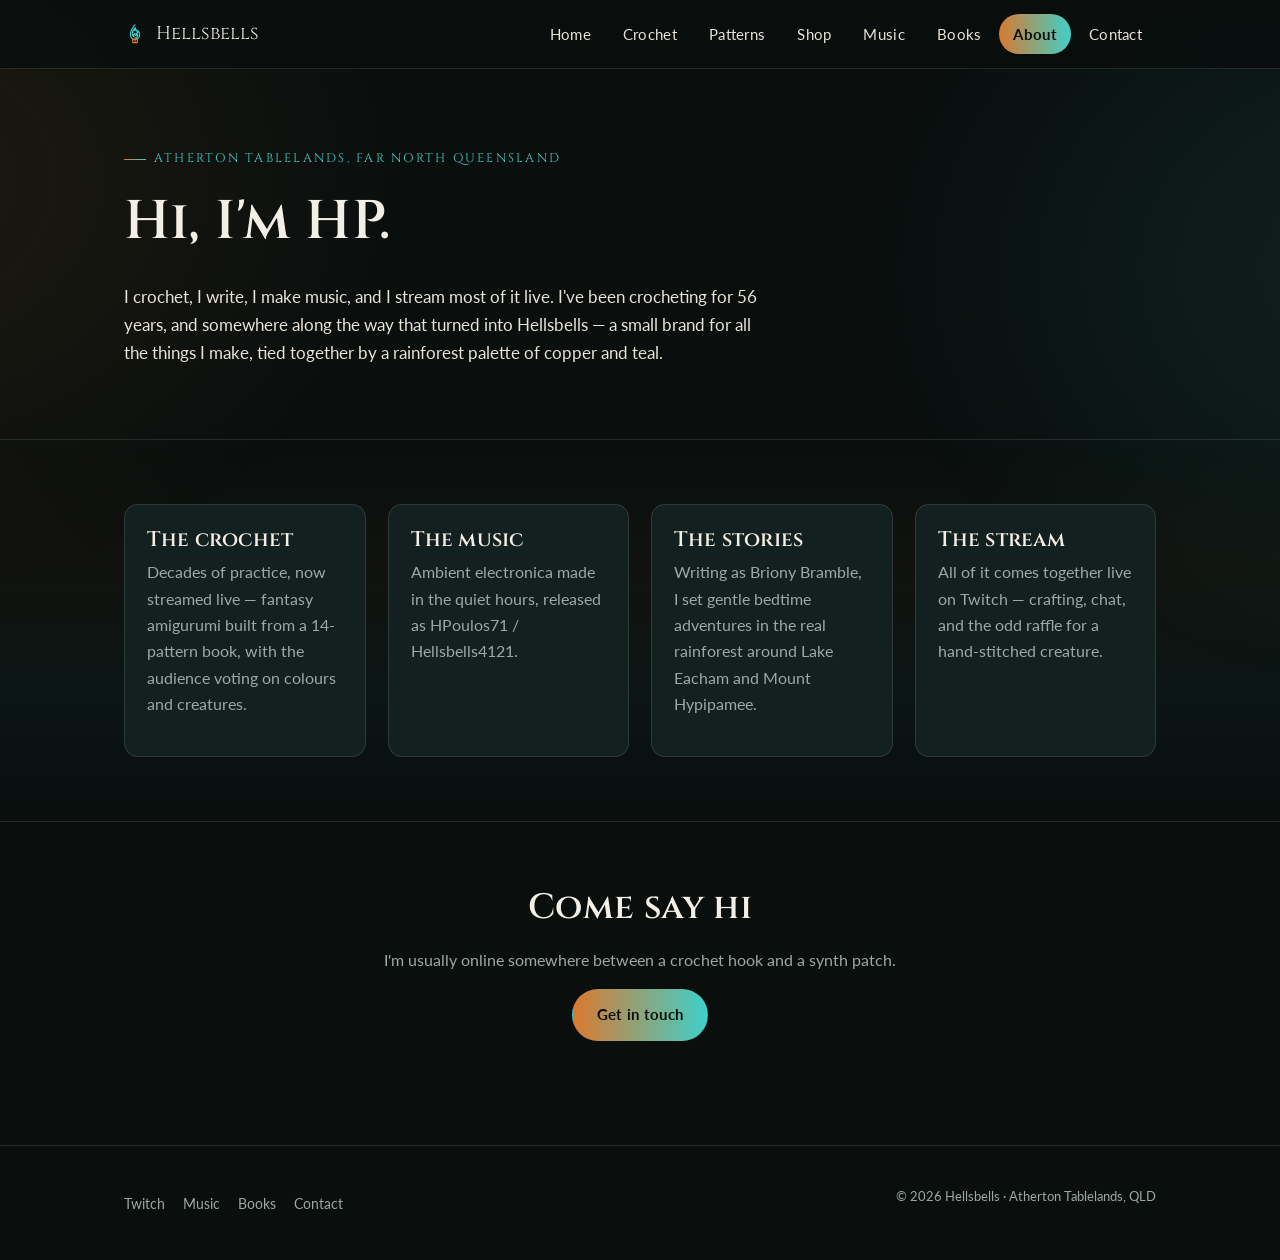
<file: about.html>
<!DOCTYPE html>
<html lang="en">
<head>
<meta charset="UTF-8">
<meta name="viewport" content="width=device-width, initial-scale=1.0">
<title>About — Hellsbells</title>
<meta name="description" content="The story behind Hellsbells — 56 years of crochet, music, storytelling, and streaming from the Atherton Tablelands.">
<link rel="stylesheet" href="css/style.css">
</head>
<body>

<div id="lantern-glow"></div>
<div class="fireflies"></div>

<header class="site-header">
  <div class="nav-wrap">
    <a href="index.html" class="brand">
      <svg class="flame" viewBox="0 0 24 24" fill="none" xmlns="http://www.w3.org/2000/svg">
        <path d="M12 2C12 2 7 7.5 7 12.5C7 15.5 9 18 12 18C15 18 17 15.5 17 12.5C17 10.8 16.2 9.4 15.3 8.3C15.3 8.3 15.6 10 14.5 11C14.5 11 14.7 9.5 13.5 7.8C12.6 6.5 12.3 5 12.3 5C12.3 5 11.8 6.2 12 7.3C12.2 8.3 11.5 8.8 11.2 8.2C10.9 7.6 11 6.5 11 6.5C11 6.5 9 9 9 12C9 13.5 9.9 14.8 11 15.3C10.5 14.7 10.3 13.9 10.5 13.1C10.8 12 12 11.5 12 11.5C12 11.5 11.7 12.7 12.2 13.3C12.6 13.8 13.5 13.7 13.7 12.9C13.9 12.2 13.5 11.5 13.5 11.5C14.5 12.3 15 13.4 14.7 14.6C14.4 15.7 13.3 16.3 12.3 16.1" stroke="#3FD0C9" stroke-width="1.3" stroke-linecap="round" stroke-linejoin="round"/>
        <rect x="9.5" y="17.5" width="5" height="4" rx="0.6" stroke="#D97A2F" stroke-width="1.3"/>
        <circle cx="12" cy="19.5" r="0.9" fill="#D97A2F"/>
      </svg>
      Hellsbells
    </a>
    <nav class="site-nav">
      <ul>
        <li><a href="index.html">Home</a></li>
        <li><a href="crochet.html">Crochet</a></li>
        <li><a href="patterns.html">Patterns</a></li>
        <li><a href="shop.html">Shop</a></li>
        <li><a href="music.html">Music</a></li>
        <li><a href="books.html">Books</a></li>
        <li><a href="about.html" class="active">About</a></li>
        <li><a href="contact.html">Contact</a></li>
      </ul>
    </nav>
  </div>
</header>

<main>
  <section class="hero">
    <div class="container">
      <div class="eyebrow">Atherton Tablelands, Far North Queensland</div>
      <h1>Hi, I'm HP.</h1>
      <p style="max-width:640px; font-size:1.05rem;">I crochet, I write, I make music, and I stream most of it live. I've been crocheting for 56 years, and somewhere along the way that turned into Hellsbells — a small brand for all the things I make, tied together by a rainforest palette of copper and teal.</p>
    </div>
  </section>

  <section class="alt">
    <div class="container">
      <div class="grid">
        <div class="card">
          <h3>The crochet</h3>
          <p class="dim">Decades of practice, now streamed live — fantasy amigurumi built from a 14-pattern book, with the audience voting on colours and creatures.</p>
        </div>
        <div class="card">
          <h3>The music</h3>
          <p class="dim">Ambient electronica made in the quiet hours, released as HPoulos71 / Hellsbells4121.</p>
        </div>
        <div class="card">
          <h3>The stories</h3>
          <p class="dim">Writing as Briony Bramble, I set gentle bedtime adventures in the real rainforest around Lake Eacham and Mount Hypipamee.</p>
        </div>
        <div class="card">
          <h3>The stream</h3>
          <p class="dim">All of it comes together live on Twitch — crafting, chat, and the odd raffle for a hand-stitched creature.</p>
        </div>
      </div>
    </div>
  </section>

  <section>
    <div class="container center" style="max-width:600px; margin:0 auto;">
      <h2>Come say hi</h2>
      <p class="dim">I'm usually online somewhere between a crochet hook and a synth patch.</p>
      <a href="contact.html" class="btn btn-primary">Get in touch</a>
    </div>
  </section>
</main>

<footer class="site-footer">
  <div class="container footer-wrap">
    <ul class="footer-links">
      <li><a href="https://twitch.tv/Hellsbells_AU" target="_blank" rel="noopener">Twitch</a></li>
      <li><a href="music.html">Music</a></li>
      <li><a href="books.html">Books</a></li>
      <li><a href="contact.html">Contact</a></li>
    </ul>
    <p class="footer-note">&copy; <span id="year"></span> Hellsbells · Atherton Tablelands, QLD</p>
  </div>
</footer>

<script src="js/main.js"></script>
<script>document.getElementById('year').textContent = new Date().getFullYear();</script>
</body>
</html>
</file>
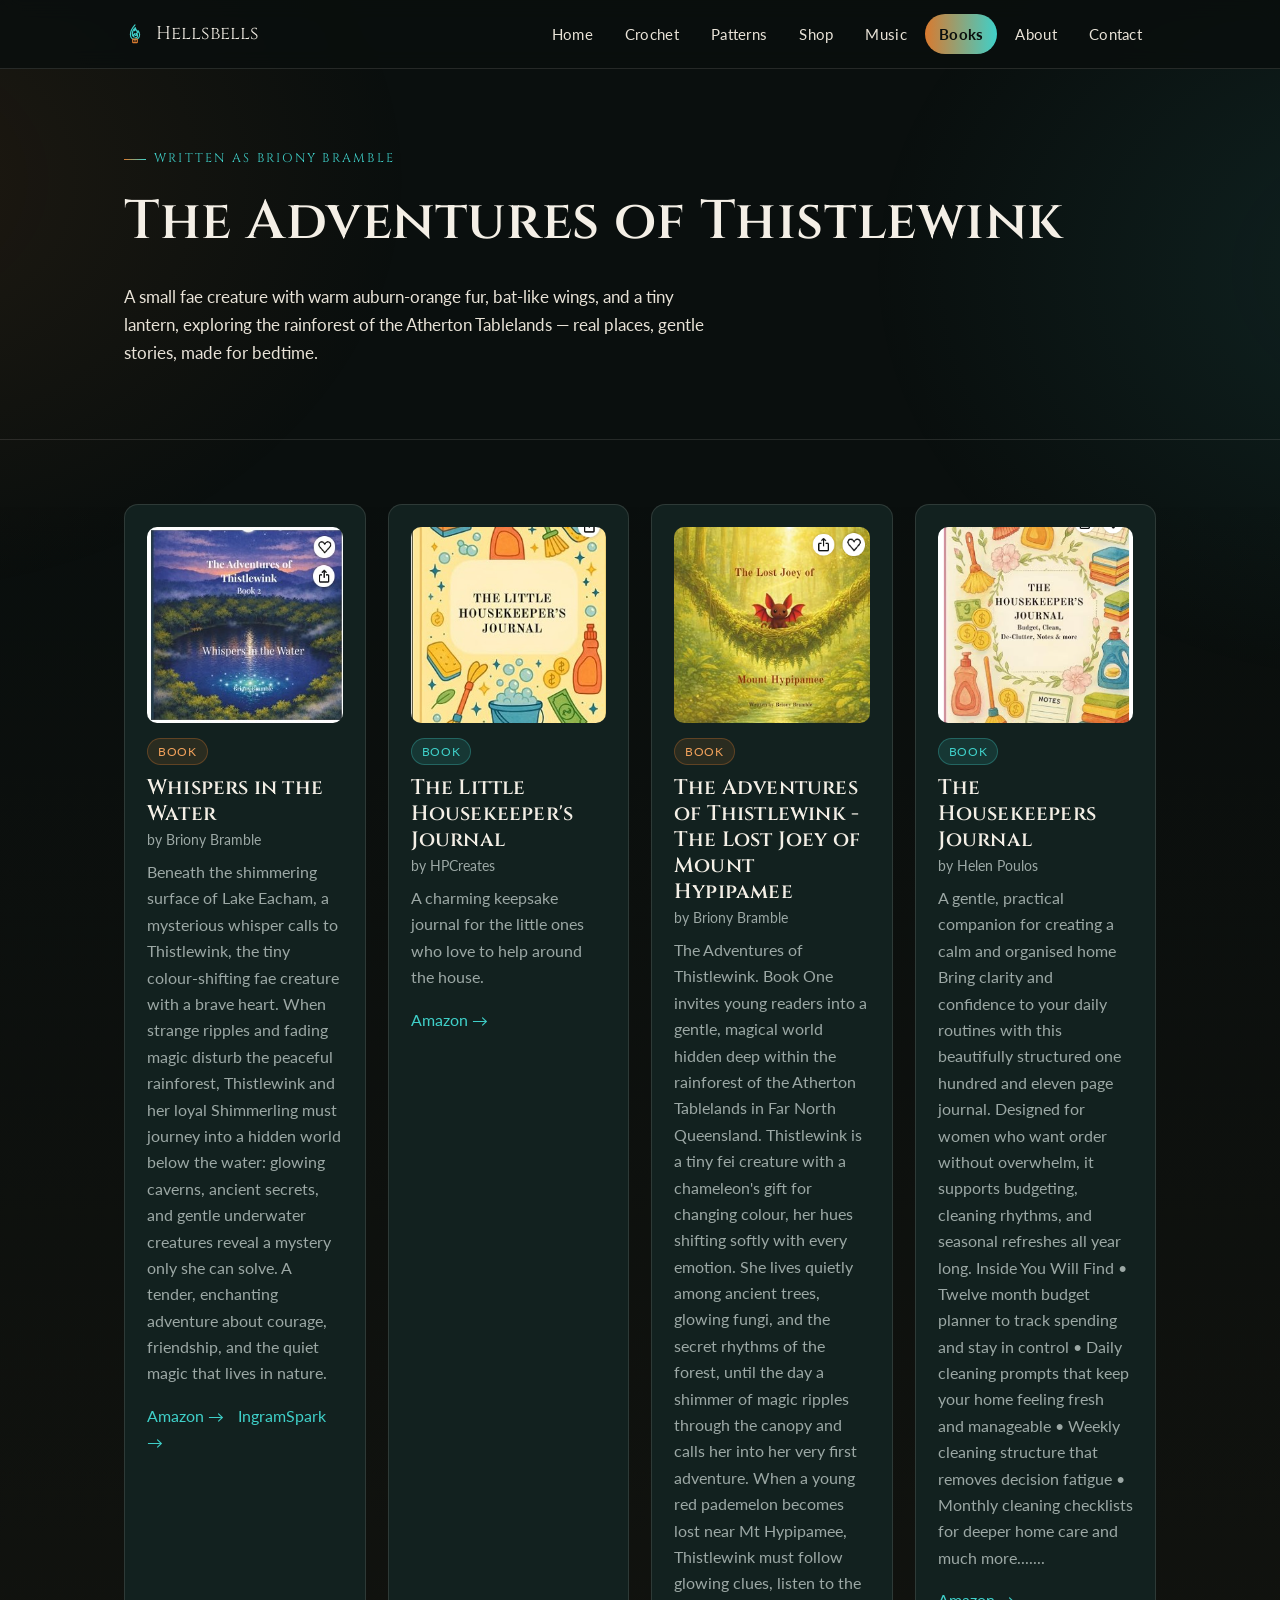
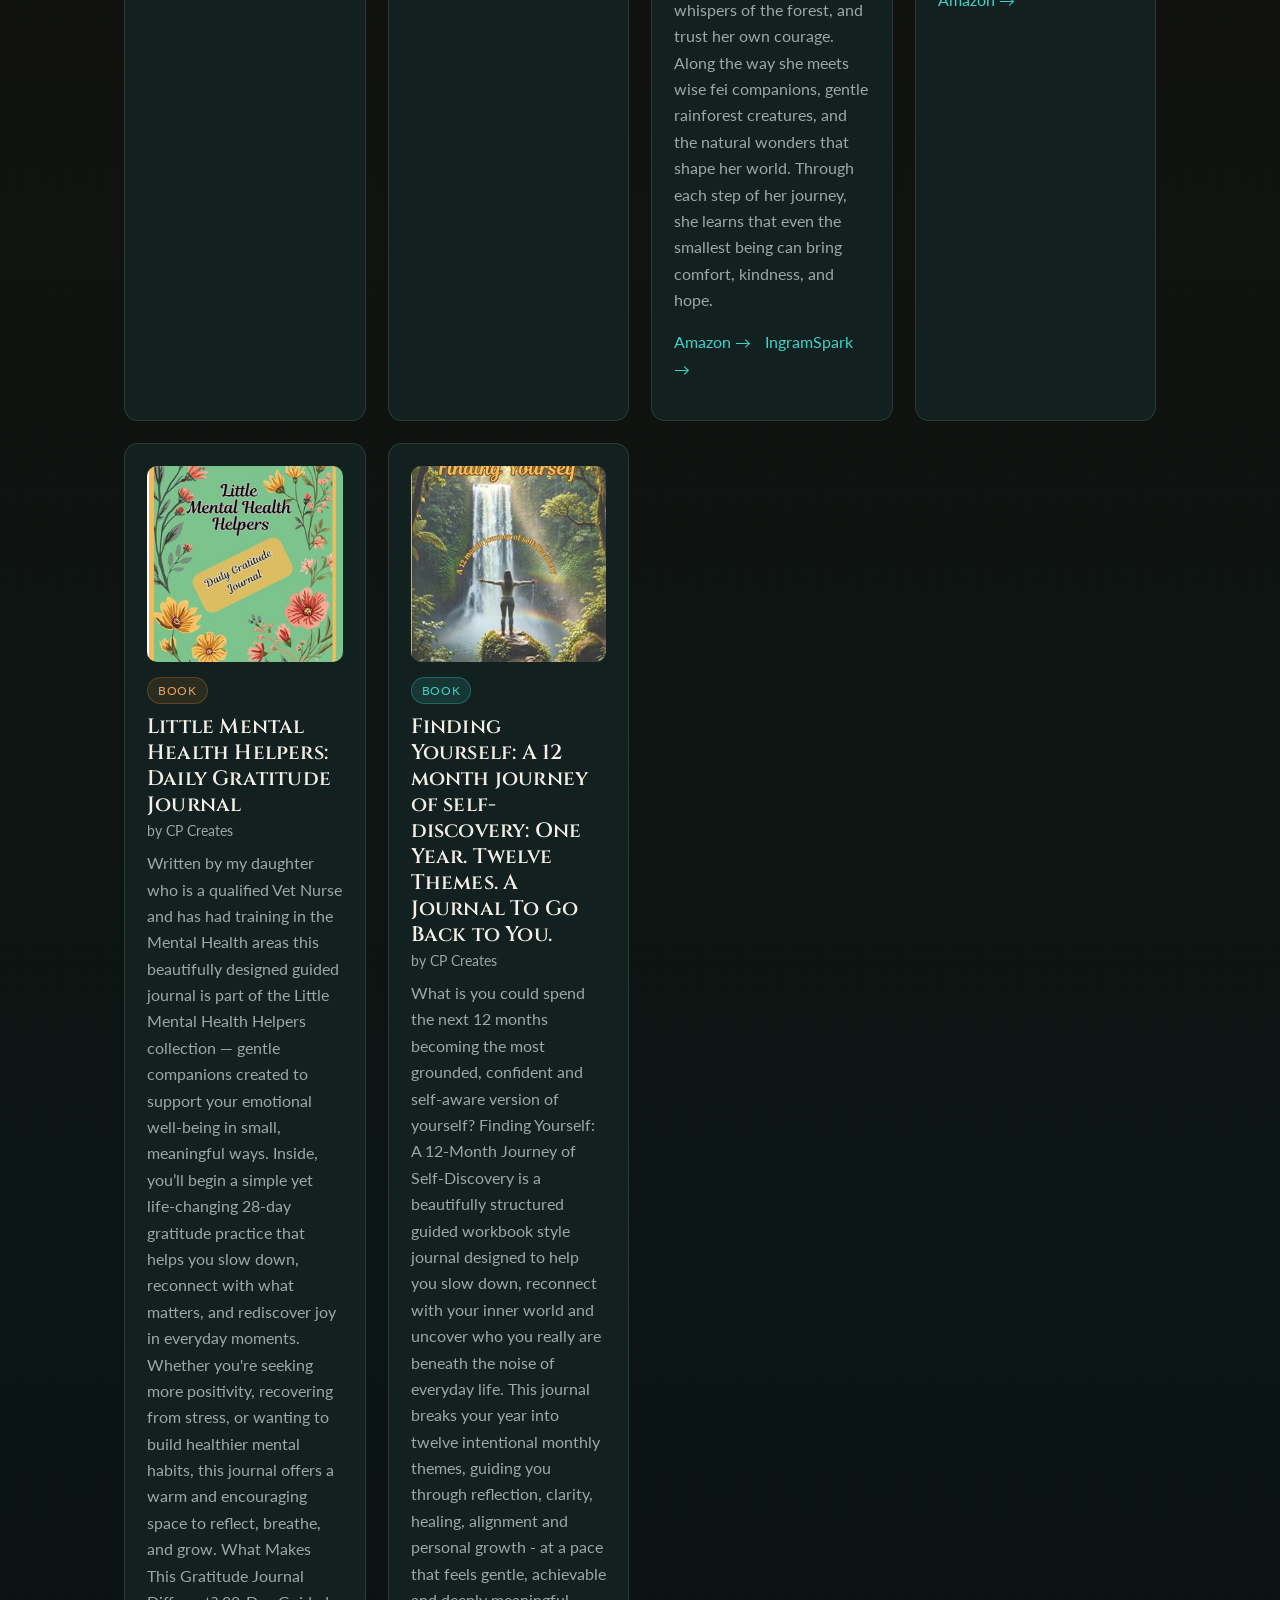
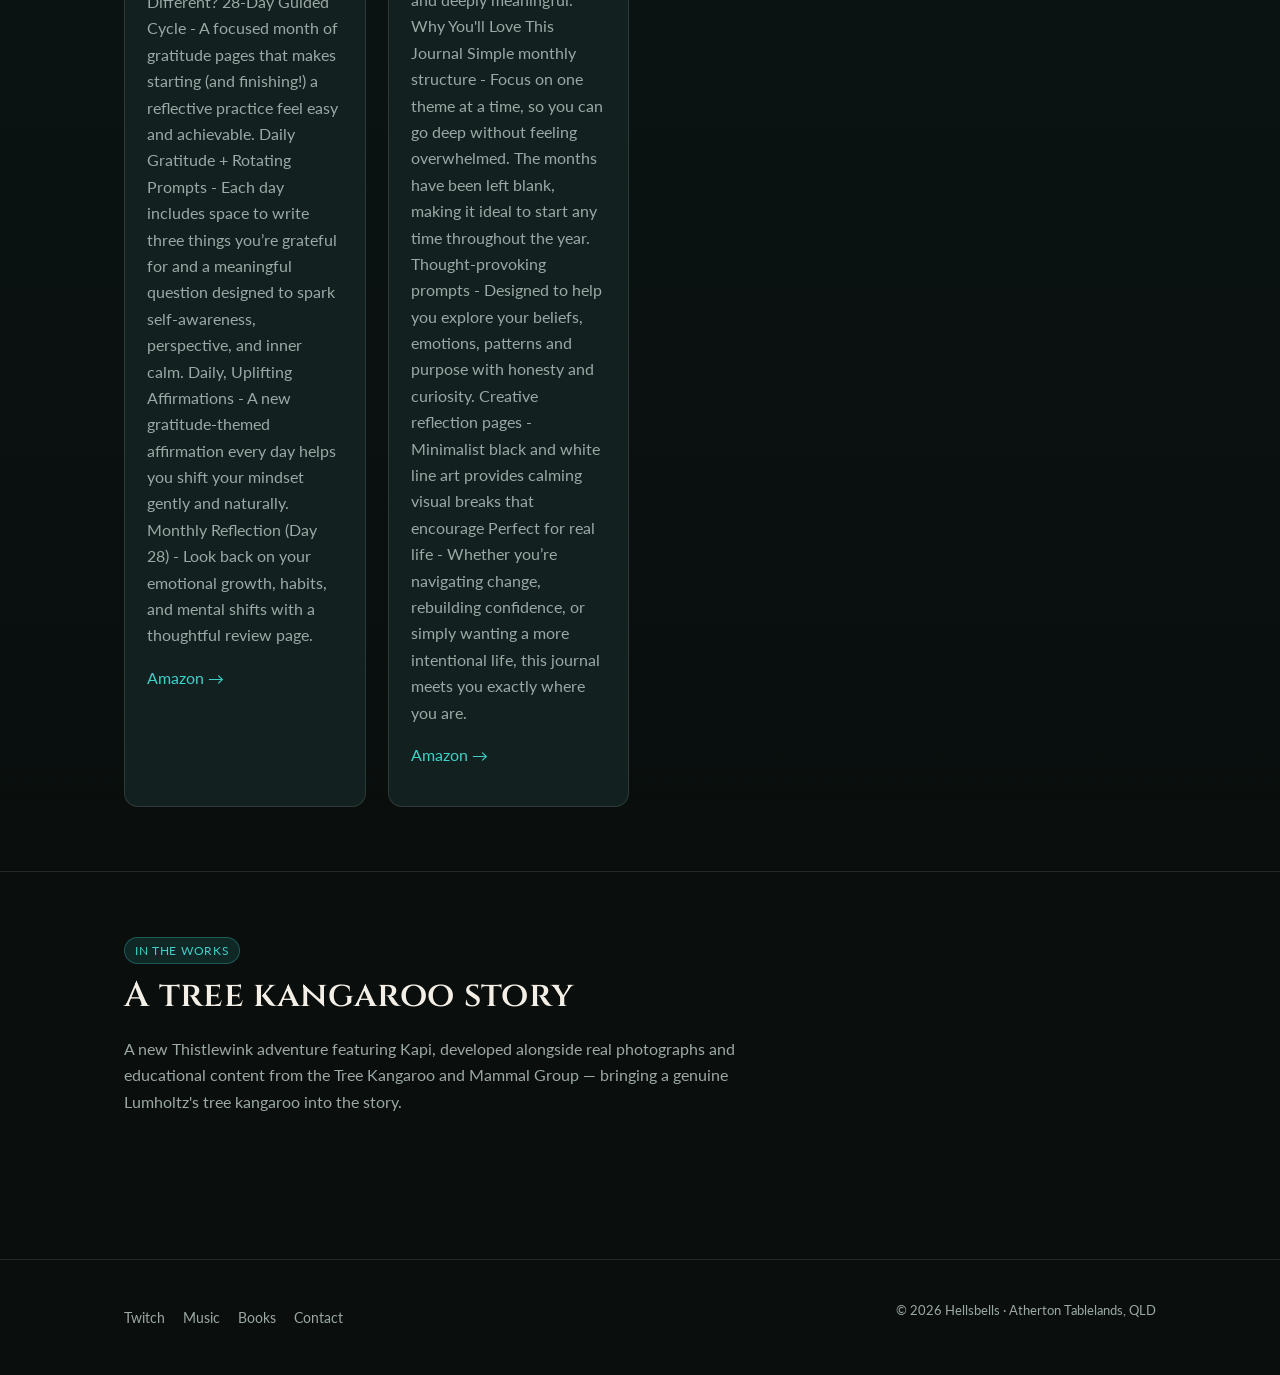
<file: books.html>
<!DOCTYPE html>
<html lang="en">
<head>
<meta charset="UTF-8">
<meta name="viewport" content="width=device-width, initial-scale=1.0">
<title>Books — Hellsbells</title>
<meta name="description" content="The Adventures of Thistlewink, written by Briony Bramble and set on the Atherton Tablelands in Far North Queensland.">
<link rel="stylesheet" href="css/style.css">
</head>
<body>

<div id="lantern-glow"></div>
<div class="fireflies"></div>

<header class="site-header">
  <div class="nav-wrap">
    <a href="index.html" class="brand">
      <svg class="flame" viewBox="0 0 24 24" fill="none" xmlns="http://www.w3.org/2000/svg">
        <path d="M12 2C12 2 7 7.5 7 12.5C7 15.5 9 18 12 18C15 18 17 15.5 17 12.5C17 10.8 16.2 9.4 15.3 8.3C15.3 8.3 15.6 10 14.5 11C14.5 11 14.7 9.5 13.5 7.8C12.6 6.5 12.3 5 12.3 5C12.3 5 11.8 6.2 12 7.3C12.2 8.3 11.5 8.8 11.2 8.2C10.9 7.6 11 6.5 11 6.5C11 6.5 9 9 9 12C9 13.5 9.9 14.8 11 15.3C10.5 14.7 10.3 13.9 10.5 13.1C10.8 12 12 11.5 12 11.5C12 11.5 11.7 12.7 12.2 13.3C12.6 13.8 13.5 13.7 13.7 12.9C13.9 12.2 13.5 11.5 13.5 11.5C14.5 12.3 15 13.4 14.7 14.6C14.4 15.7 13.3 16.3 12.3 16.1" stroke="#3FD0C9" stroke-width="1.3" stroke-linecap="round" stroke-linejoin="round"/>
        <rect x="9.5" y="17.5" width="5" height="4" rx="0.6" stroke="#D97A2F" stroke-width="1.3"/>
        <circle cx="12" cy="19.5" r="0.9" fill="#D97A2F"/>
      </svg>
      Hellsbells
    </a>
    <nav class="site-nav">
      <ul>
        <li><a href="index.html">Home</a></li>
        <li><a href="crochet.html">Crochet</a></li>
        <li><a href="patterns.html">Patterns</a></li>
        <li><a href="shop.html">Shop</a></li>
        <li><a href="music.html">Music</a></li>
        <li><a href="books.html" class="active">Books</a></li>
        <li><a href="about.html">About</a></li>
        <li><a href="contact.html">Contact</a></li>
      </ul>
    </nav>
  </div>
</header>

<main>
  <section class="hero">
    <div class="container">
      <div class="eyebrow">Written as Briony Bramble</div>
      <h1>The Adventures of Thistlewink</h1>
      <p style="max-width:600px; font-size:1.05rem;">A small fae creature with warm auburn-orange fur, bat-like wings, and a tiny lantern, exploring the rainforest of the Atherton Tablelands — real places, gentle stories, made for bedtime.</p>
    </div>
  </section>

  <section class="alt">
    <div class="container">
      <div class="grid" id="books-gallery">
        <div class="card"><p class="dim">Loading…</p></div>
      </div>
    </div>
  </section>

  <section>
    <div class="container">
      <div class="section-head">
        <div class="tag teal">In the works</div>
        <h2>A tree kangaroo story</h2>
        <p class="dim">A new Thistlewink adventure featuring Kapi, developed alongside real photographs and educational content from the Tree Kangaroo and Mammal Group — bringing a genuine Lumholtz's tree kangaroo into the story.</p>
      </div>
    </div>
  </section>
</main>

<footer class="site-footer">
  <div class="container footer-wrap">
    <ul class="footer-links">
      <li><a href="https://twitch.tv/Hellsbells_AU" target="_blank" rel="noopener">Twitch</a></li>
      <li><a href="music.html">Music</a></li>
      <li><a href="books.html">Books</a></li>
      <li><a href="contact.html">Contact</a></li>
    </ul>
    <p class="footer-note">&copy; <span id="year"></span> Hellsbells · Atherton Tablelands, QLD</p>
  </div>
</footer>

<script src="js/main.js"></script>
<script src="js/books-render.js"></script>
<script>document.getElementById('year').textContent = new Date().getFullYear();</script>
</body>
</html>
</file>
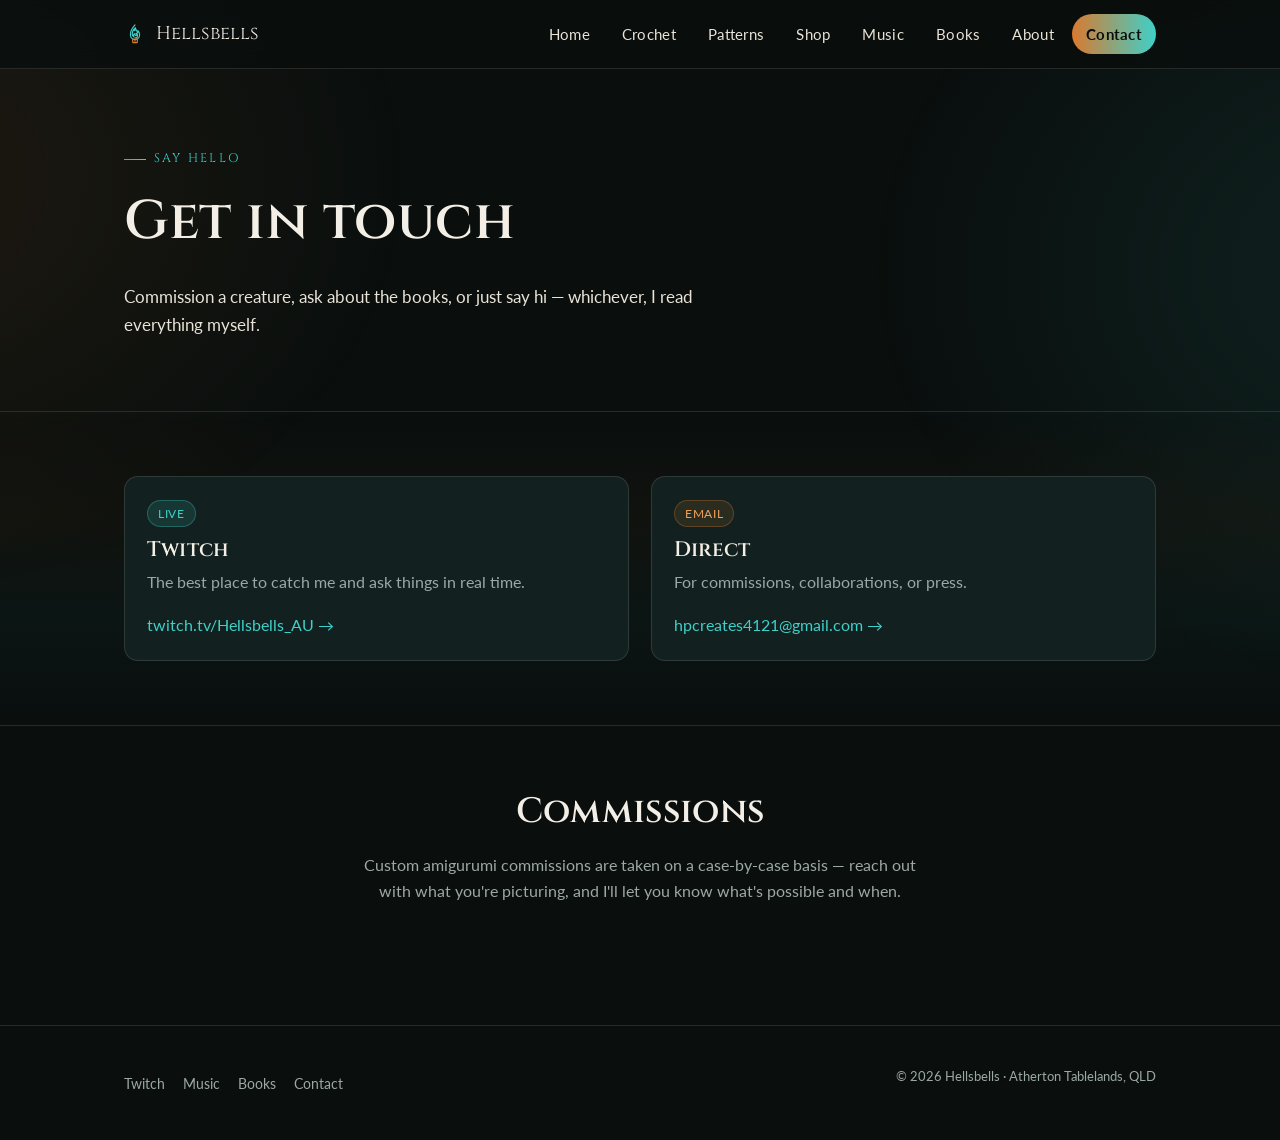
<file: contact.html>
<!DOCTYPE html>
<html lang="en">
<head>
<meta charset="UTF-8">
<meta name="viewport" content="width=device-width, initial-scale=1.0">
<title>Contact — Hellsbells</title>
<meta name="description" content="Get in touch with Hellsbells for commissions, collaborations, or a chat.">
<link rel="stylesheet" href="css/style.css">
</head>
<body>

<div id="lantern-glow"></div>
<div class="fireflies"></div>

<header class="site-header">
  <div class="nav-wrap">
    <a href="index.html" class="brand">
      <svg class="flame" viewBox="0 0 24 24" fill="none" xmlns="http://www.w3.org/2000/svg">
        <path d="M12 2C12 2 7 7.5 7 12.5C7 15.5 9 18 12 18C15 18 17 15.5 17 12.5C17 10.8 16.2 9.4 15.3 8.3C15.3 8.3 15.6 10 14.5 11C14.5 11 14.7 9.5 13.5 7.8C12.6 6.5 12.3 5 12.3 5C12.3 5 11.8 6.2 12 7.3C12.2 8.3 11.5 8.8 11.2 8.2C10.9 7.6 11 6.5 11 6.5C11 6.5 9 9 9 12C9 13.5 9.9 14.8 11 15.3C10.5 14.7 10.3 13.9 10.5 13.1C10.8 12 12 11.5 12 11.5C12 11.5 11.7 12.7 12.2 13.3C12.6 13.8 13.5 13.7 13.7 12.9C13.9 12.2 13.5 11.5 13.5 11.5C14.5 12.3 15 13.4 14.7 14.6C14.4 15.7 13.3 16.3 12.3 16.1" stroke="#3FD0C9" stroke-width="1.3" stroke-linecap="round" stroke-linejoin="round"/>
        <rect x="9.5" y="17.5" width="5" height="4" rx="0.6" stroke="#D97A2F" stroke-width="1.3"/>
        <circle cx="12" cy="19.5" r="0.9" fill="#D97A2F"/>
      </svg>
      Hellsbells
    </a>
    <nav class="site-nav">
      <ul>
        <li><a href="index.html">Home</a></li>
        <li><a href="crochet.html">Crochet</a></li>
        <li><a href="patterns.html">Patterns</a></li>
        <li><a href="shop.html">Shop</a></li>
        <li><a href="music.html">Music</a></li>
        <li><a href="books.html">Books</a></li>
        <li><a href="about.html">About</a></li>
        <li><a href="contact.html" class="active">Contact</a></li>
      </ul>
    </nav>
  </div>
</header>

<main>
  <section class="hero">
    <div class="container">
      <div class="eyebrow">Say hello</div>
      <h1>Get in touch</h1>
      <p style="max-width:600px; font-size:1.05rem;">Commission a creature, ask about the books, or just say hi — whichever, I read everything myself.</p>
    </div>
  </section>

  <section class="alt">
    <div class="container">
      <div class="grid">
        <div class="card">
          <div class="tag teal">Live</div>
          <h3>Twitch</h3>
          <p class="dim">The best place to catch me and ask things in real time.</p>
          <a href="https://twitch.tv/Hellsbells_AU" target="_blank" rel="noopener">twitch.tv/Hellsbells_AU →</a>
        </div>
        <div class="card">
          <div class="tag">Email</div>
          <h3>Direct</h3>
          <p class="dim">For commissions, collaborations, or press.</p>
          <a href="mailto:hpcreates4121@gmail.com">hpcreates4121@gmail.com →</a>
        </div>
      </div>
    </div>
  </section>

  <section>
    <div class="container center" style="max-width:600px; margin:0 auto;">
      <h2>Commissions</h2>
      <p class="dim">Custom amigurumi commissions are taken on a case-by-case basis — reach out with what you're picturing, and I'll let you know what's possible and when.</p>
    </div>
  </section>
</main>

<footer class="site-footer">
  <div class="container footer-wrap">
    <ul class="footer-links">
      <li><a href="https://twitch.tv/Hellsbells_AU" target="_blank" rel="noopener">Twitch</a></li>
      <li><a href="music.html">Music</a></li>
      <li><a href="books.html">Books</a></li>
      <li><a href="contact.html">Contact</a></li>
    </ul>
    <p class="footer-note">&copy; <span id="year"></span> Hellsbells · Atherton Tablelands, QLD</p>
  </div>
</footer>

<script src="js/main.js"></script>
<script>document.getElementById('year').textContent = new Date().getFullYear();</script>
</body>
</html>
</file>
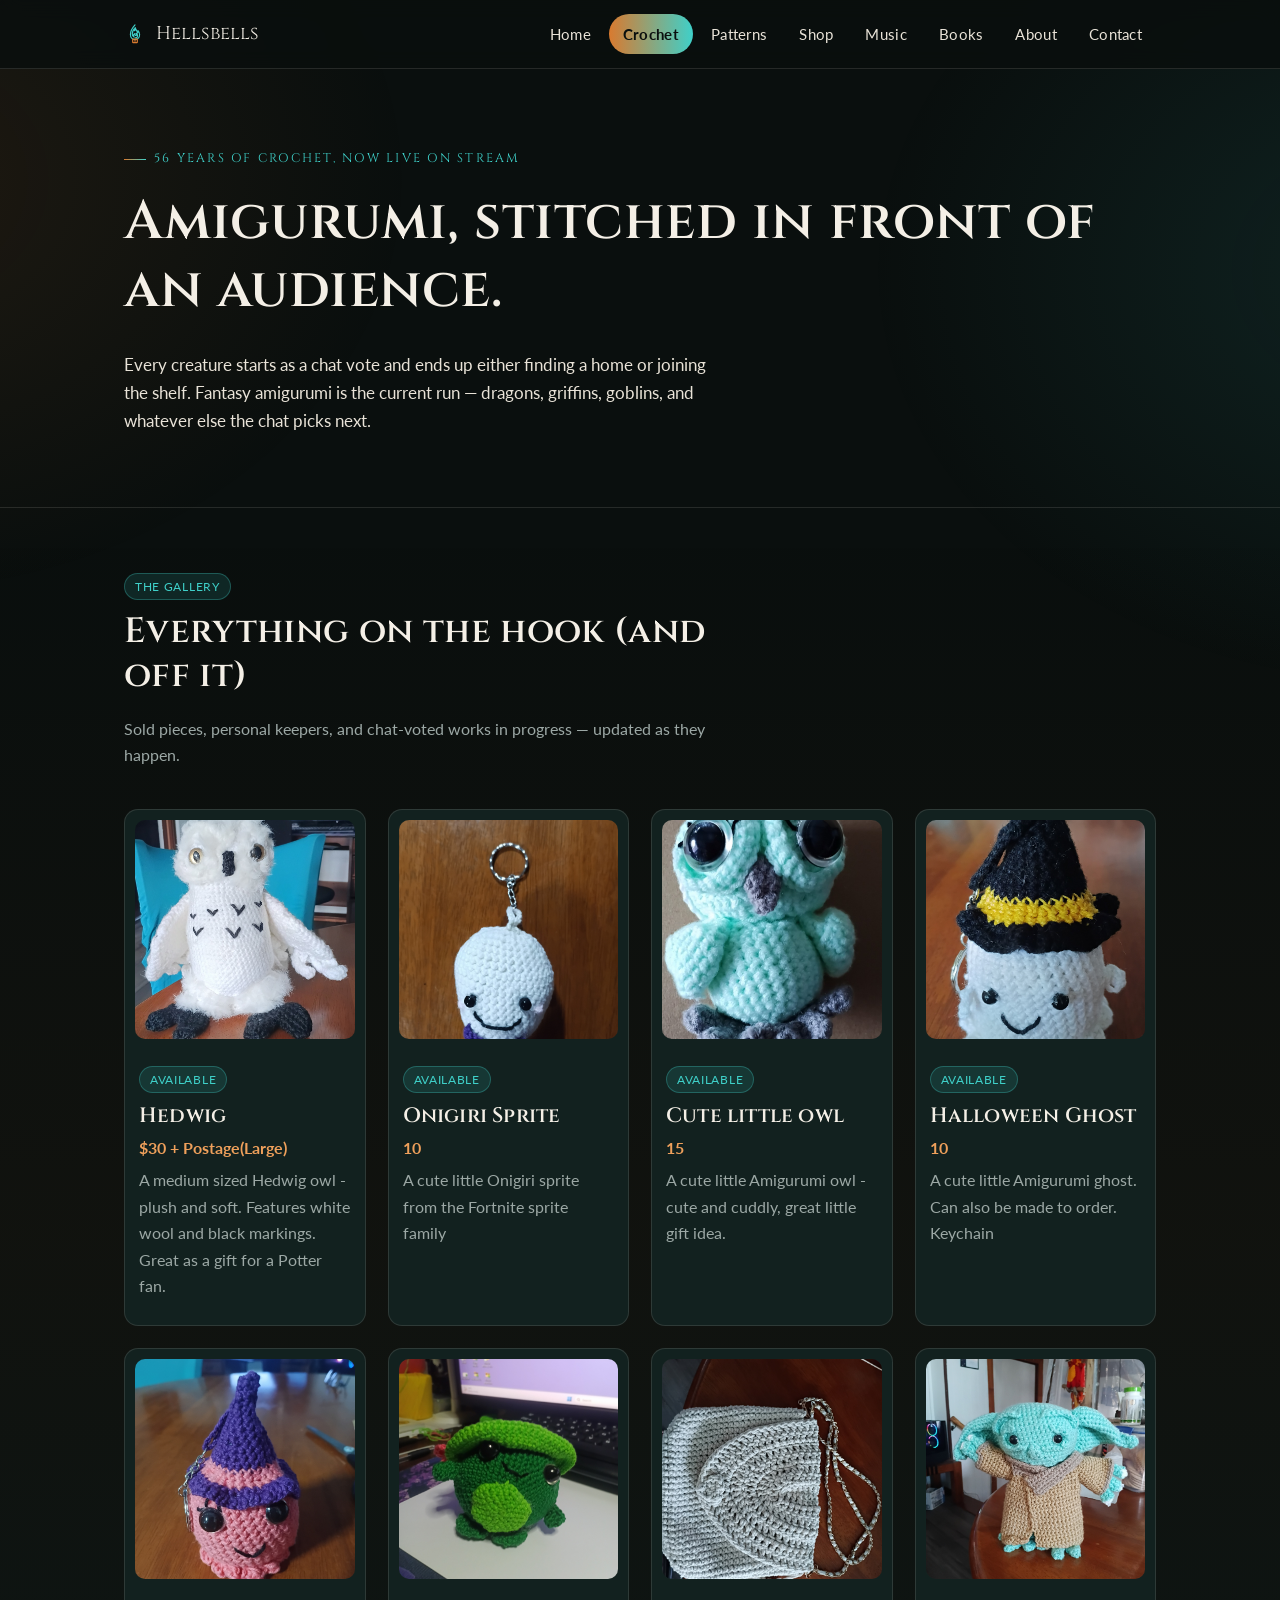
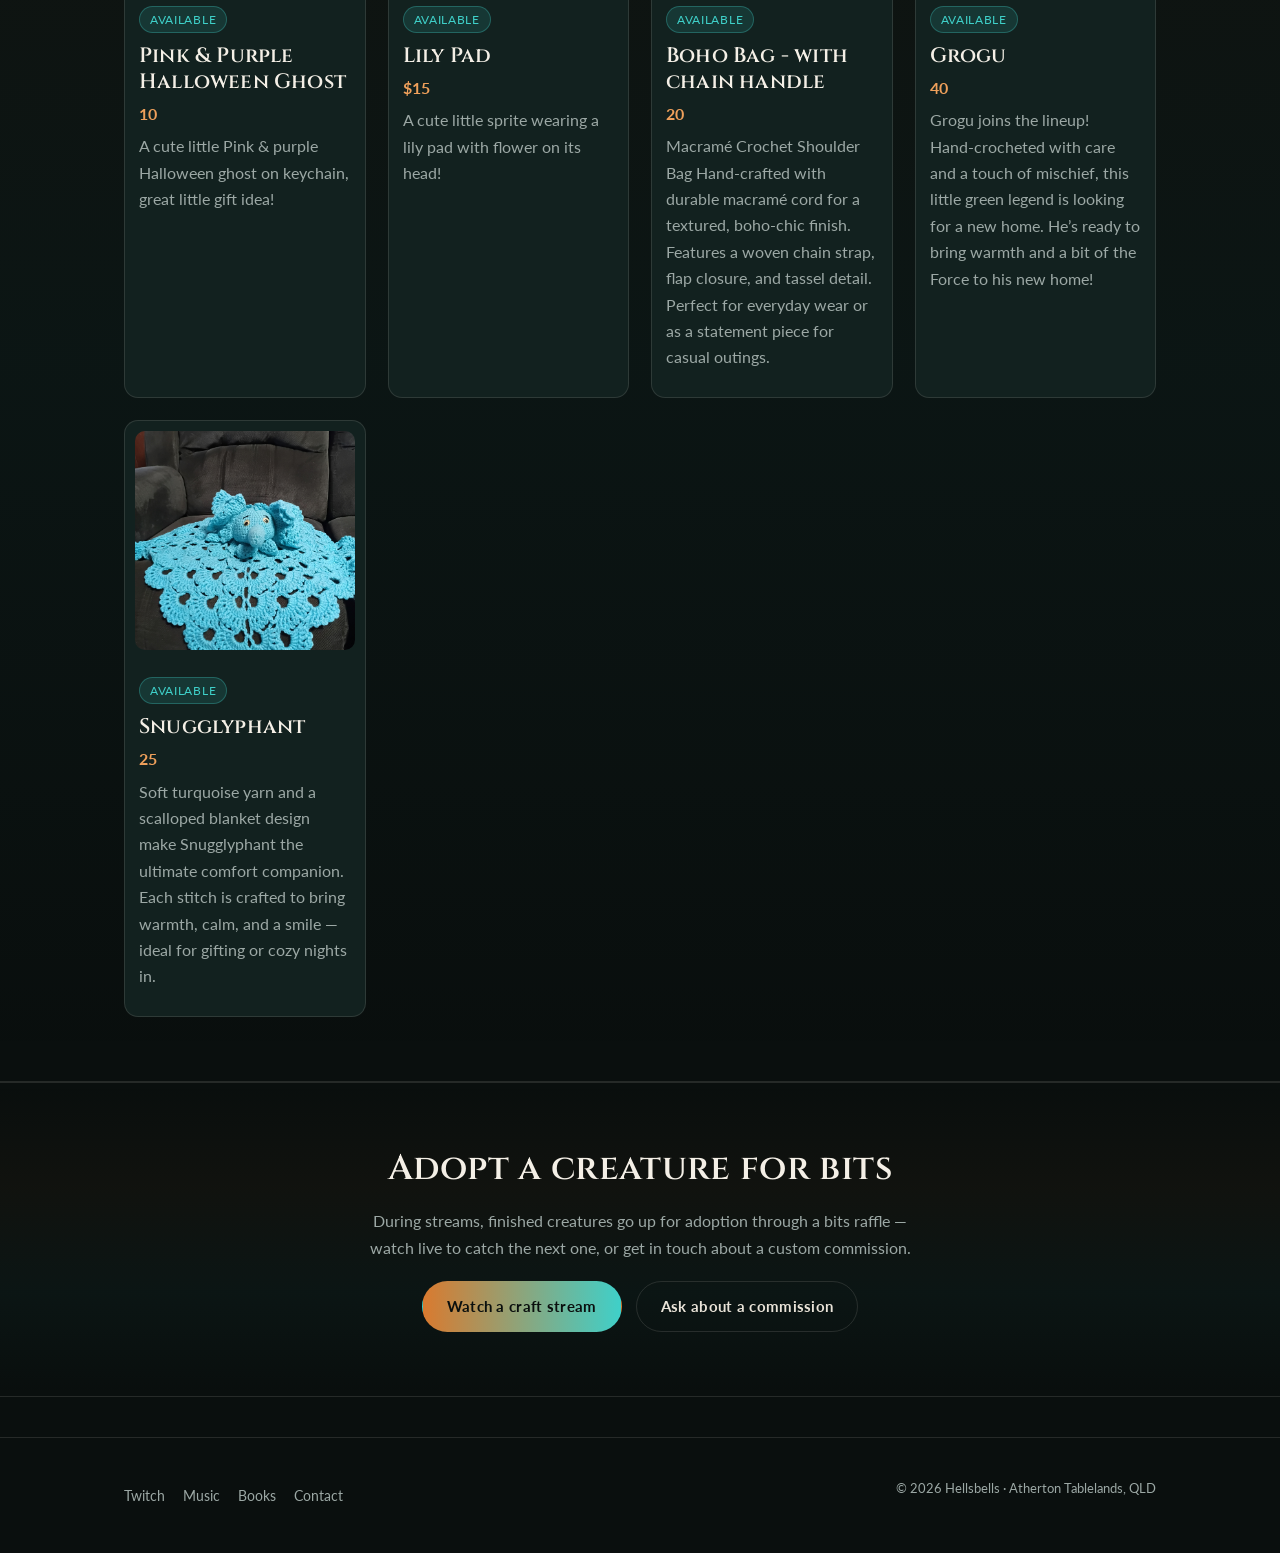
<file: crochet.html>
<!DOCTYPE html>
<html lang="en">
<head>
<meta charset="UTF-8">
<meta name="viewport" content="width=device-width, initial-scale=1.0">
<title>Crochet — Hellsbells</title>
<meta name="description" content="Amigurumi dragons, griffins, and goblins, crocheted live on stream. Browse finished creatures and current commissions.">
<link rel="stylesheet" href="css/style.css">
</head>
<body>

<div id="lantern-glow"></div>
<div class="fireflies"></div>

<header class="site-header">
  <div class="nav-wrap">
    <a href="index.html" class="brand">
      <svg class="flame" viewBox="0 0 24 24" fill="none" xmlns="http://www.w3.org/2000/svg">
        <path d="M12 2C12 2 7 7.5 7 12.5C7 15.5 9 18 12 18C15 18 17 15.5 17 12.5C17 10.8 16.2 9.4 15.3 8.3C15.3 8.3 15.6 10 14.5 11C14.5 11 14.7 9.5 13.5 7.8C12.6 6.5 12.3 5 12.3 5C12.3 5 11.8 6.2 12 7.3C12.2 8.3 11.5 8.8 11.2 8.2C10.9 7.6 11 6.5 11 6.5C11 6.5 9 9 9 12C9 13.5 9.9 14.8 11 15.3C10.5 14.7 10.3 13.9 10.5 13.1C10.8 12 12 11.5 12 11.5C12 11.5 11.7 12.7 12.2 13.3C12.6 13.8 13.5 13.7 13.7 12.9C13.9 12.2 13.5 11.5 13.5 11.5C14.5 12.3 15 13.4 14.7 14.6C14.4 15.7 13.3 16.3 12.3 16.1" stroke="#3FD0C9" stroke-width="1.3" stroke-linecap="round" stroke-linejoin="round"/>
        <rect x="9.5" y="17.5" width="5" height="4" rx="0.6" stroke="#D97A2F" stroke-width="1.3"/>
        <circle cx="12" cy="19.5" r="0.9" fill="#D97A2F"/>
      </svg>
      Hellsbells
    </a>
    <nav class="site-nav">
      <ul>
        <li><a href="index.html">Home</a></li>
        <li><a href="crochet.html" class="active">Crochet</a></li>
        <li><a href="patterns.html">Patterns</a></li>
        <li><a href="shop.html">Shop</a></li>
        <li><a href="music.html">Music</a></li>
        <li><a href="books.html">Books</a></li>
        <li><a href="about.html">About</a></li>
        <li><a href="contact.html">Contact</a></li>
      </ul>
    </nav>
  </div>
</header>

<main>
  <section class="hero">
    <div class="container">
      <div class="eyebrow">56 years of crochet, now live on stream</div>
      <h1>Amigurumi, stitched in front of an audience.</h1>
      <p style="max-width:600px; font-size:1.05rem;">Every creature starts as a chat vote and ends up either finding a home or joining the shelf. Fantasy amigurumi is the current run — dragons, griffins, goblins, and whatever else the chat picks next.</p>
    </div>
  </section>

  <section class="alt">
    <div class="container">
      <div class="section-head">
        <div class="tag teal">The gallery</div>
        <h2>Everything on the hook (and off it)</h2>
        <p class="dim">Sold pieces, personal keepers, and chat-voted works in progress — updated as they happen.</p>
      </div>
      <div class="grid" id="crochet-gallery">
        <div class="card"><p class="dim">Loading…</p></div>
      </div>
    </div>
  </section>

  <section class="alt">
    <div class="container center" style="max-width:600px; margin:0 auto;">
      <h2>Adopt a creature for bits</h2>
      <p class="dim">During streams, finished creatures go up for adoption through a bits raffle — watch live to catch the next one, or get in touch about a custom commission.</p>
      <div style="display:flex; gap:14px; justify-content:center; flex-wrap:wrap; margin-top:20px;">
        <a href="https://twitch.tv/Hellsbells_AU" class="btn btn-primary" target="_blank" rel="noopener">Watch a craft stream</a>
        <a href="contact.html" class="btn btn-outline">Ask about a commission</a>
      </div>
    </div>
  </section>
</main>

<footer class="site-footer">
  <div class="container footer-wrap">
    <ul class="footer-links">
      <li><a href="https://twitch.tv/Hellsbells_AU" target="_blank" rel="noopener">Twitch</a></li>
      <li><a href="music.html">Music</a></li>
      <li><a href="books.html">Books</a></li>
      <li><a href="contact.html">Contact</a></li>
    </ul>
    <p class="footer-note">&copy; <span id="year"></span> Hellsbells · Atherton Tablelands, QLD</p>
  </div>
</footer>

<script src="js/main.js"></script>
<script src="js/crochet-render.js"></script>
<script>document.getElementById('year').textContent = new Date().getFullYear();</script>
</body>
</html>
</file>
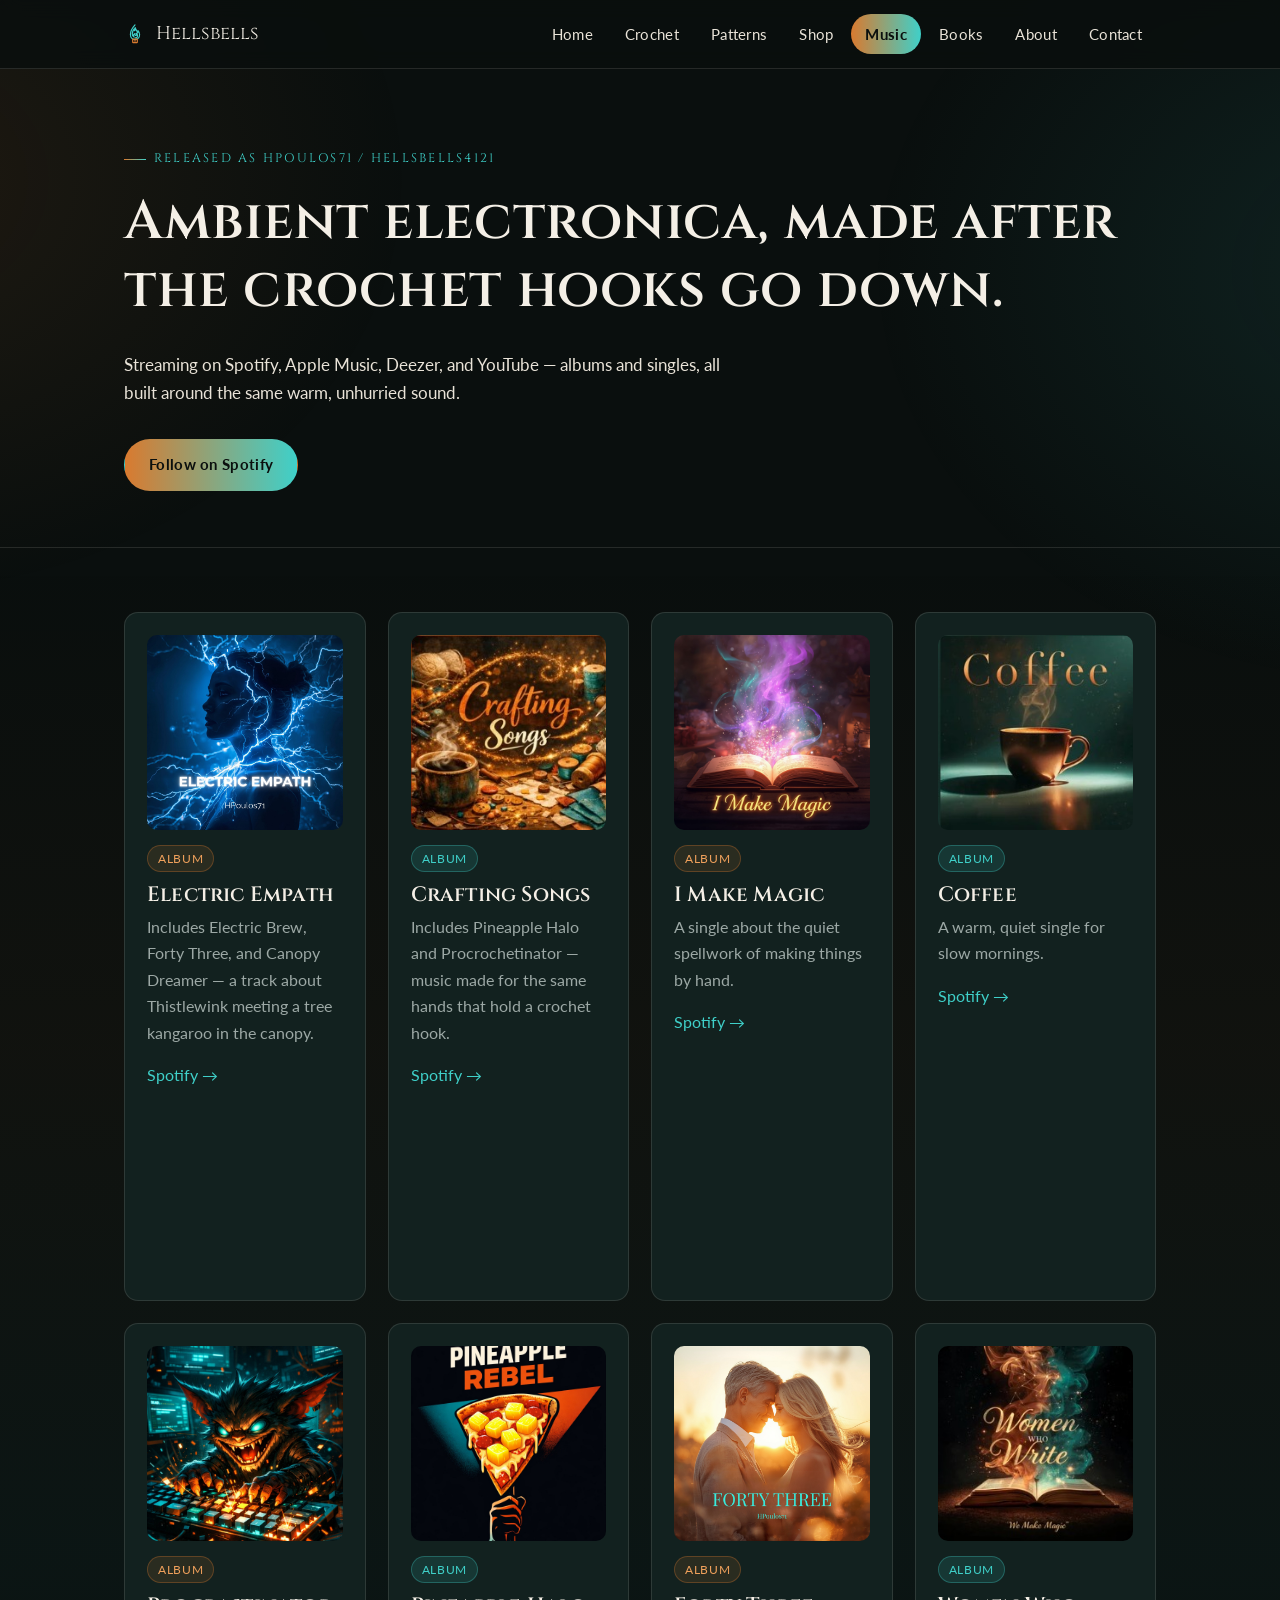
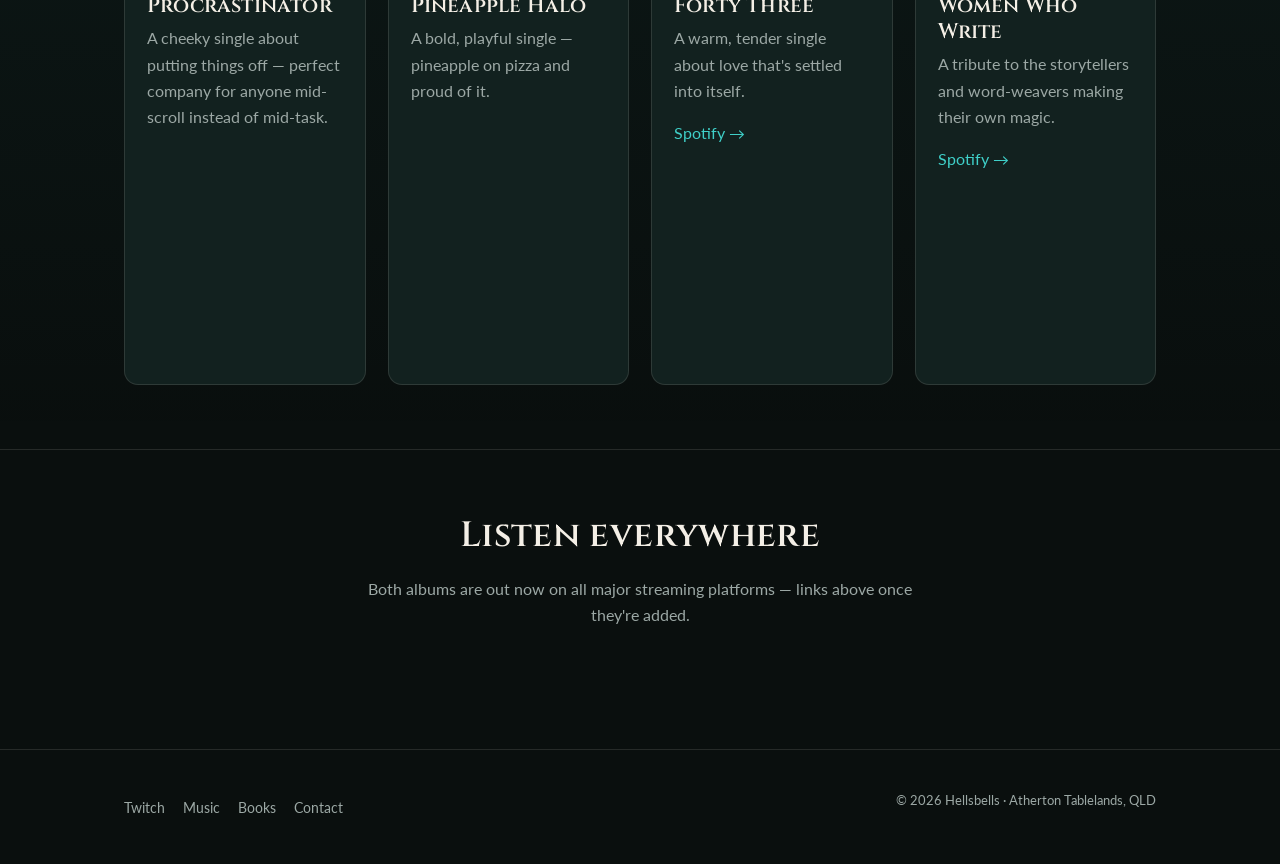
<file: music.html>
<!DOCTYPE html>
<html lang="en">
<head>
<meta charset="UTF-8">
<meta name="viewport" content="width=device-width, initial-scale=1.0">
<title>Music — Hellsbells</title>
<meta name="description" content="Electronica and ambient music by HPoulos71 / Hellsbells4121, including the albums Electric Empath and Crafting Songs.">
<link rel="stylesheet" href="css/style.css">
</head>
<body>

<div id="lantern-glow"></div>
<div class="fireflies"></div>

<header class="site-header">
  <div class="nav-wrap">
    <a href="index.html" class="brand">
      <svg class="flame" viewBox="0 0 24 24" fill="none" xmlns="http://www.w3.org/2000/svg">
        <path d="M12 2C12 2 7 7.5 7 12.5C7 15.5 9 18 12 18C15 18 17 15.5 17 12.5C17 10.8 16.2 9.4 15.3 8.3C15.3 8.3 15.6 10 14.5 11C14.5 11 14.7 9.5 13.5 7.8C12.6 6.5 12.3 5 12.3 5C12.3 5 11.8 6.2 12 7.3C12.2 8.3 11.5 8.8 11.2 8.2C10.9 7.6 11 6.5 11 6.5C11 6.5 9 9 9 12C9 13.5 9.9 14.8 11 15.3C10.5 14.7 10.3 13.9 10.5 13.1C10.8 12 12 11.5 12 11.5C12 11.5 11.7 12.7 12.2 13.3C12.6 13.8 13.5 13.7 13.7 12.9C13.9 12.2 13.5 11.5 13.5 11.5C14.5 12.3 15 13.4 14.7 14.6C14.4 15.7 13.3 16.3 12.3 16.1" stroke="#3FD0C9" stroke-width="1.3" stroke-linecap="round" stroke-linejoin="round"/>
        <rect x="9.5" y="17.5" width="5" height="4" rx="0.6" stroke="#D97A2F" stroke-width="1.3"/>
        <circle cx="12" cy="19.5" r="0.9" fill="#D97A2F"/>
      </svg>
      Hellsbells
    </a>
    <nav class="site-nav">
      <ul>
        <li><a href="index.html">Home</a></li>
        <li><a href="crochet.html">Crochet</a></li>
        <li><a href="patterns.html">Patterns</a></li>
        <li><a href="shop.html">Shop</a></li>
        <li><a href="music.html" class="active">Music</a></li>
        <li><a href="books.html">Books</a></li>
        <li><a href="about.html">About</a></li>
        <li><a href="contact.html">Contact</a></li>
      </ul>
    </nav>
  </div>
</header>

<main>
  <section class="hero">
    <div class="container">
      <div class="eyebrow">Released as HPoulos71 / Hellsbells4121</div>
      <h1>Ambient electronica, made after the crochet hooks go down.</h1>
      <p style="max-width:600px; font-size:1.05rem;">Streaming on Spotify, Apple Music, Deezer, and YouTube — albums and singles, all built around the same warm, unhurried sound.</p>
      <a href="https://open.spotify.com/album/206qJM31wOpsGXCkvcMHJy" target="_blank" rel="noopener" class="btn btn-primary" style="margin-top:16px;">Follow on Spotify</a>
    </div>
  </section>

  <section class="alt">
    <div class="container">
      <div class="grid" id="music-gallery">
        <div class="card"><p class="dim">Loading…</p></div>
      </div>
    </div>
  </section>

  <section>
    <div class="container center" style="max-width:600px; margin:0 auto;">
      <h2>Listen everywhere</h2>
      <p class="dim">Both albums are out now on all major streaming platforms — links above once they're added.</p>
    </div>
  </section>
</main>

<footer class="site-footer">
  <div class="container footer-wrap">
    <ul class="footer-links">
      <li><a href="https://twitch.tv/Hellsbells_AU" target="_blank" rel="noopener">Twitch</a></li>
      <li><a href="music.html">Music</a></li>
      <li><a href="books.html">Books</a></li>
      <li><a href="contact.html">Contact</a></li>
    </ul>
    <p class="footer-note">&copy; <span id="year"></span> Hellsbells · Atherton Tablelands, QLD</p>
  </div>
</footer>

<script src="js/main.js"></script>
<script src="js/music-render.js"></script>
<script>document.getElementById('year').textContent = new Date().getFullYear();</script>
</body>
</html>
</file>
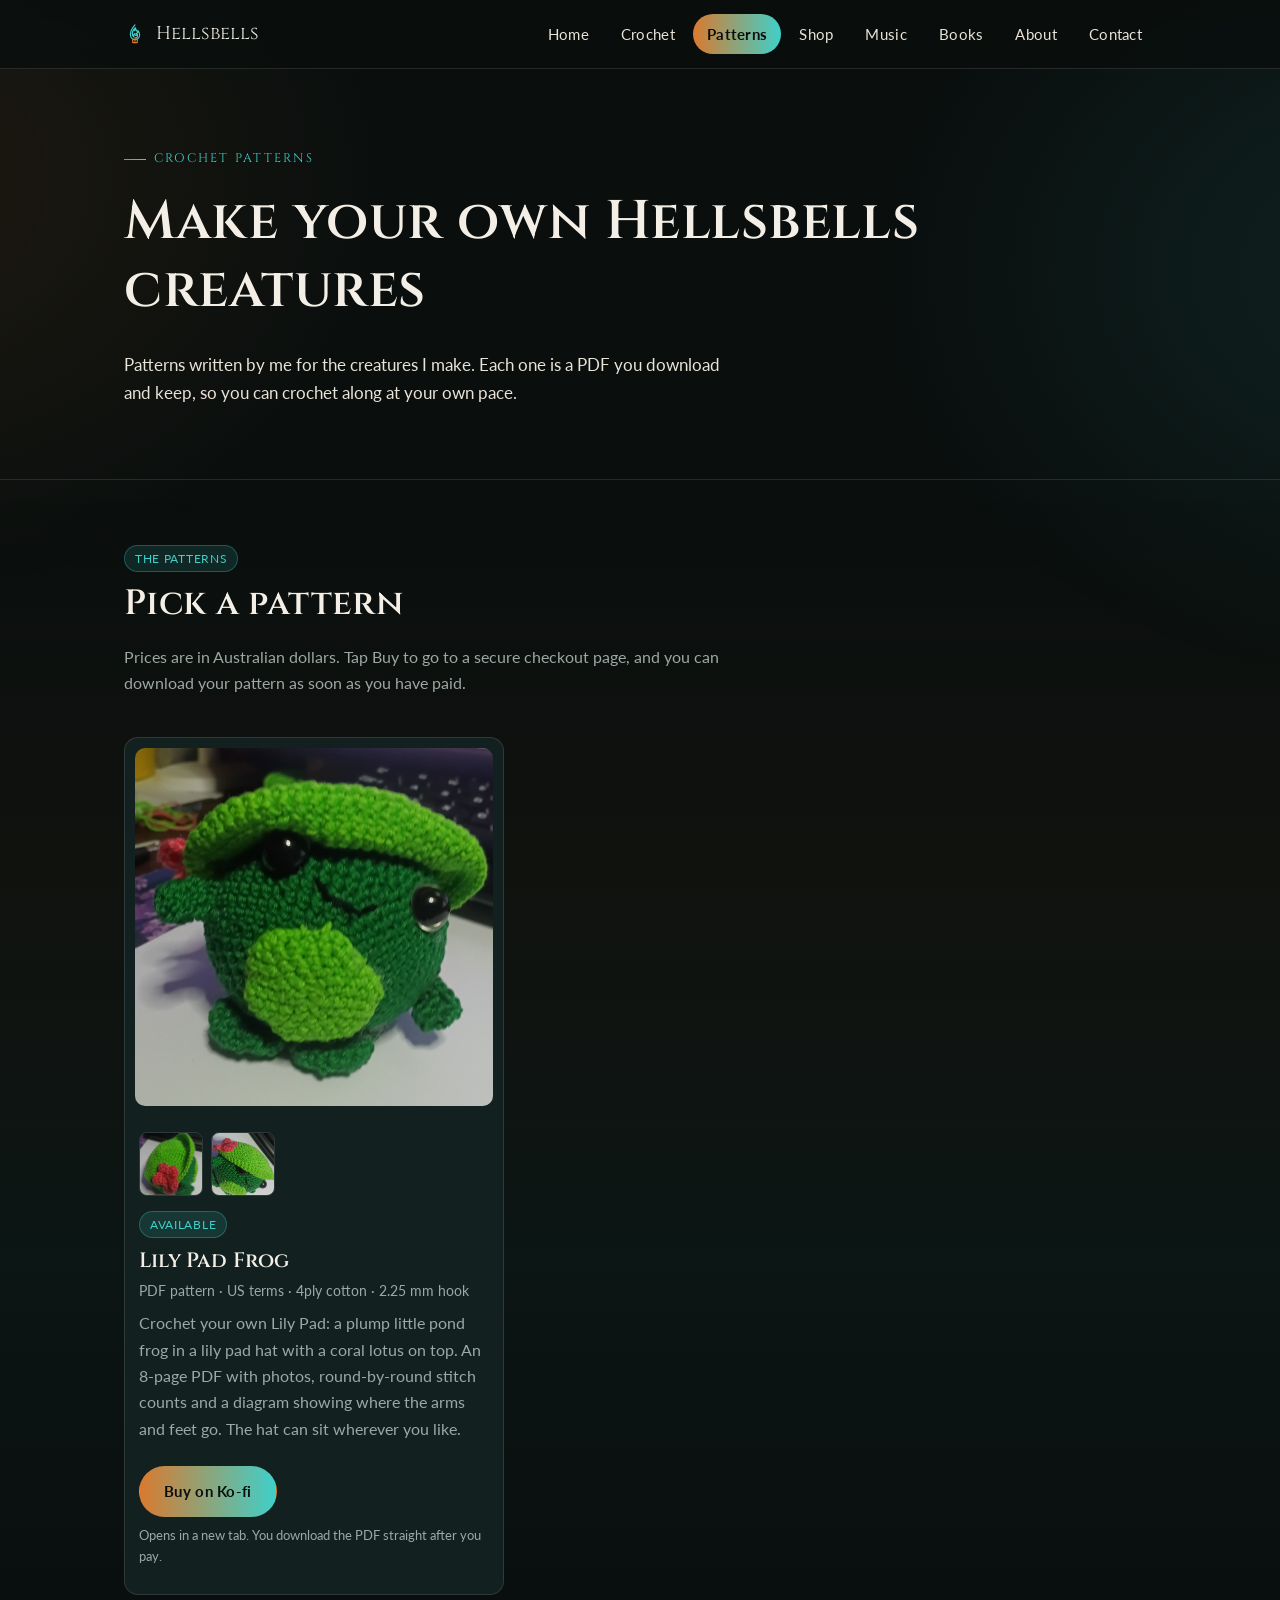
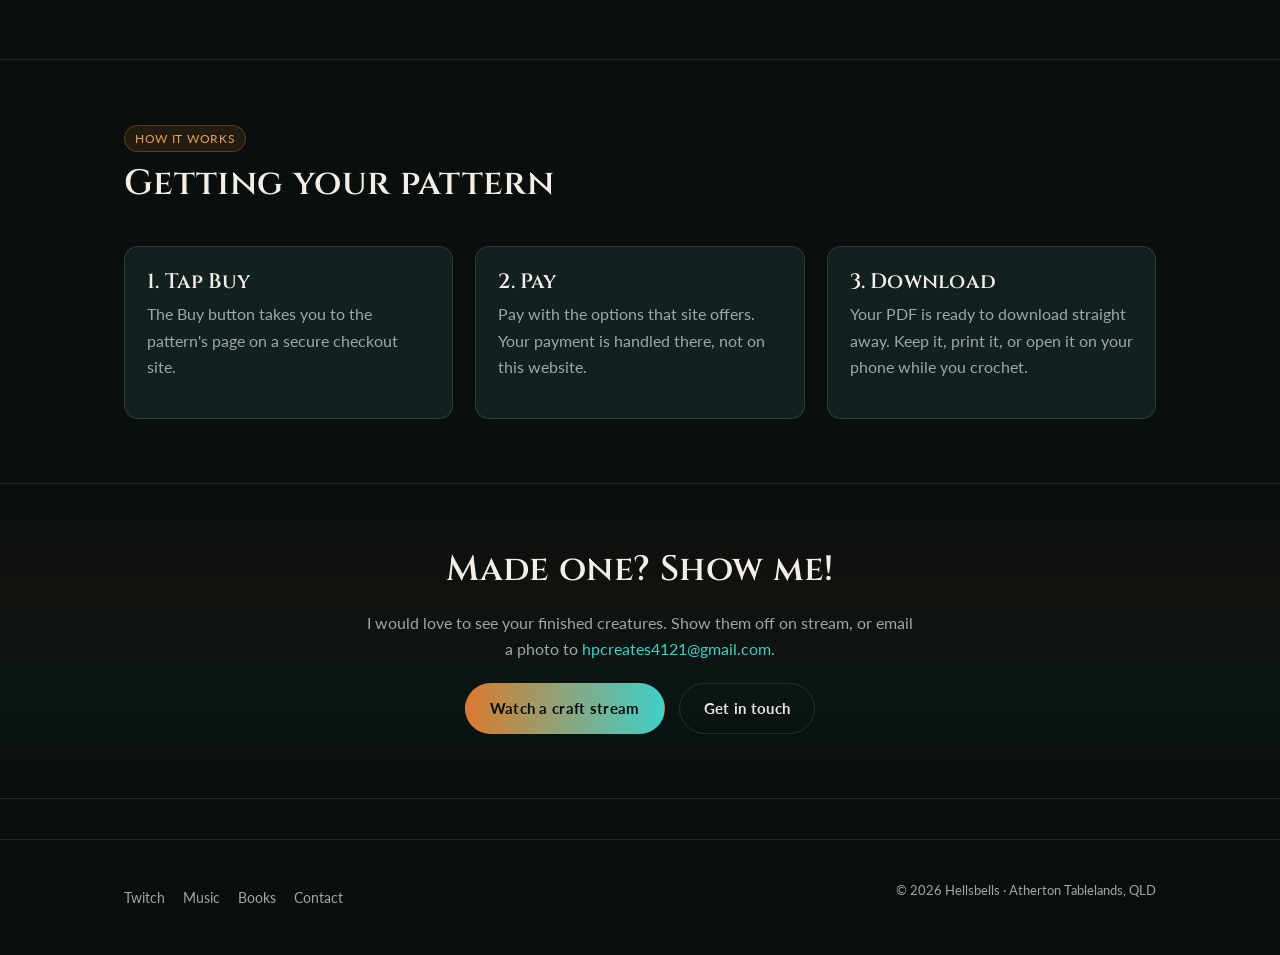
<file: patterns.html>
<!DOCTYPE html>
<html lang="en">
<head>
<meta charset="UTF-8">
<meta name="viewport" content="width=device-width, initial-scale=1.0">
<title>Patterns — Hellsbells</title>
<meta name="description" content="Crochet patterns by Hellsbells: amigurumi PDF patterns with photos, round-by-round counts and a placement diagram.">
<link rel="stylesheet" href="css/style.css">
</head>
<body>

<div id="lantern-glow"></div>
<div class="fireflies"></div>

<header class="site-header">
  <div class="nav-wrap">
    <a href="index.html" class="brand">
      <svg class="flame" viewBox="0 0 24 24" fill="none" xmlns="http://www.w3.org/2000/svg">
        <path d="M12 2C12 2 7 7.5 7 12.5C7 15.5 9 18 12 18C15 18 17 15.5 17 12.5C17 10.8 16.2 9.4 15.3 8.3C15.3 8.3 15.6 10 14.5 11C14.5 11 14.7 9.5 13.5 7.8C12.6 6.5 12.3 5 12.3 5C12.3 5 11.8 6.2 12 7.3C12.2 8.3 11.5 8.8 11.2 8.2C10.9 7.6 11 6.5 11 6.5C11 6.5 9 9 9 12C9 13.5 9.9 14.8 11 15.3C10.5 14.7 10.3 13.9 10.5 13.1C10.8 12 12 11.5 12 11.5C12 11.5 11.7 12.7 12.2 13.3C12.6 13.8 13.5 13.7 13.7 12.9C13.9 12.2 13.5 11.5 13.5 11.5C14.5 12.3 15 13.4 14.7 14.6C14.4 15.7 13.3 16.3 12.3 16.1" stroke="#3FD0C9" stroke-width="1.3" stroke-linecap="round" stroke-linejoin="round"/>
        <rect x="9.5" y="17.5" width="5" height="4" rx="0.6" stroke="#D97A2F" stroke-width="1.3"/>
        <circle cx="12" cy="19.5" r="0.9" fill="#D97A2F"/>
      </svg>
      Hellsbells
    </a>
    <nav class="site-nav">
      <ul>
        <li><a href="index.html">Home</a></li>
        <li><a href="crochet.html">Crochet</a></li>
        <li><a href="patterns.html" class="active">Patterns</a></li>
        <li><a href="shop.html">Shop</a></li>
        <li><a href="music.html">Music</a></li>
        <li><a href="books.html">Books</a></li>
        <li><a href="about.html">About</a></li>
        <li><a href="contact.html">Contact</a></li>
      </ul>
    </nav>
  </div>
</header>

<main>
  <section class="hero">
    <div class="container">
      <div class="eyebrow">Crochet patterns</div>
      <h1>Make your own Hellsbells creatures</h1>
      <p style="max-width:600px; font-size:1.05rem;">Patterns written by me for the creatures I make. Each one is a PDF you download and keep, so you can crochet along at your own pace.</p>
    </div>
  </section>

  <section class="alt">
    <div class="container">
      <div class="section-head">
        <div class="tag teal">The patterns</div>
        <h2>Pick a pattern</h2>
        <p class="dim">Prices are in Australian dollars. Tap Buy to go to a secure checkout page, and you can download your pattern as soon as you have paid.</p>
      </div>
      <div class="grid" id="pattern-list" style="grid-template-columns:repeat(auto-fit, minmax(280px, 380px));">
        <div class="card"><p class="dim">Loading…</p></div>
      </div>
    </div>
  </section>

  <section>
    <div class="container">
      <div class="section-head">
        <div class="tag">How it works</div>
        <h2>Getting your pattern</h2>
      </div>
      <div class="grid">
        <div class="card">
          <h3>1. Tap Buy</h3>
          <p class="dim">The Buy button takes you to the pattern's page on a secure checkout site.</p>
        </div>
        <div class="card">
          <h3>2. Pay</h3>
          <p class="dim">Pay with the options that site offers. Your payment is handled there, not on this website.</p>
        </div>
        <div class="card">
          <h3>3. Download</h3>
          <p class="dim">Your PDF is ready to download straight away. Keep it, print it, or open it on your phone while you crochet.</p>
        </div>
      </div>
    </div>
  </section>

  <section class="alt">
    <div class="container center" style="max-width:600px; margin:0 auto;">
      <h2>Made one? Show me!</h2>
      <p class="dim">I would love to see your finished creatures. Show them off on stream, or email a photo to <a href="mailto:hpcreates4121@gmail.com">hpcreates4121@gmail.com</a>.</p>
      <div style="display:flex; gap:14px; justify-content:center; flex-wrap:wrap; margin-top:20px;">
        <a href="https://twitch.tv/Hellsbells_AU" class="btn btn-primary" target="_blank" rel="noopener">Watch a craft stream</a>
        <a href="contact.html" class="btn btn-outline">Get in touch</a>
      </div>
    </div>
  </section>
</main>

<footer class="site-footer">
  <div class="container footer-wrap">
    <ul class="footer-links">
      <li><a href="https://twitch.tv/Hellsbells_AU" target="_blank" rel="noopener">Twitch</a></li>
      <li><a href="music.html">Music</a></li>
      <li><a href="books.html">Books</a></li>
      <li><a href="contact.html">Contact</a></li>
    </ul>
    <p class="footer-note">&copy; <span id="year"></span> Hellsbells · Atherton Tablelands, QLD</p>
  </div>
</footer>

<script src="js/main.js"></script>
<script src="js/patterns-render.js"></script>
<script>document.getElementById('year').textContent = new Date().getFullYear();</script>
</body>
</html>
</file>
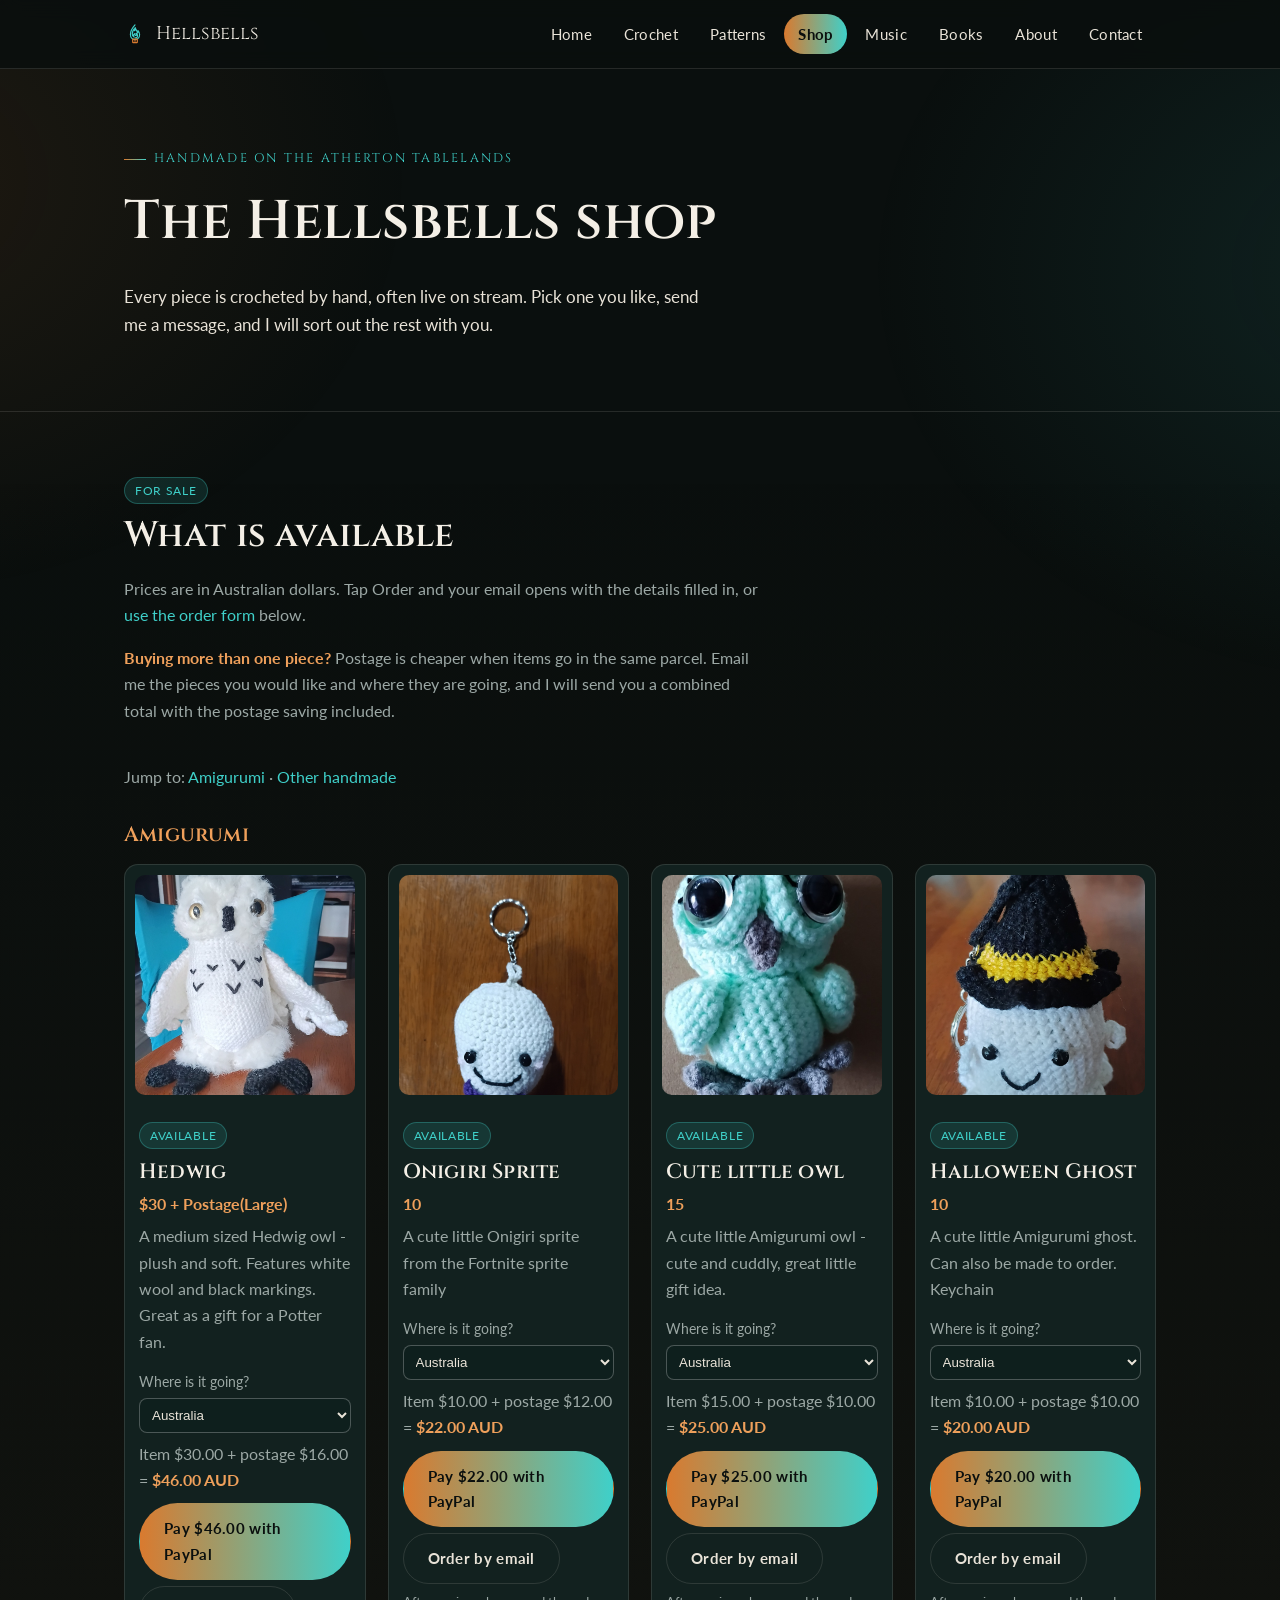
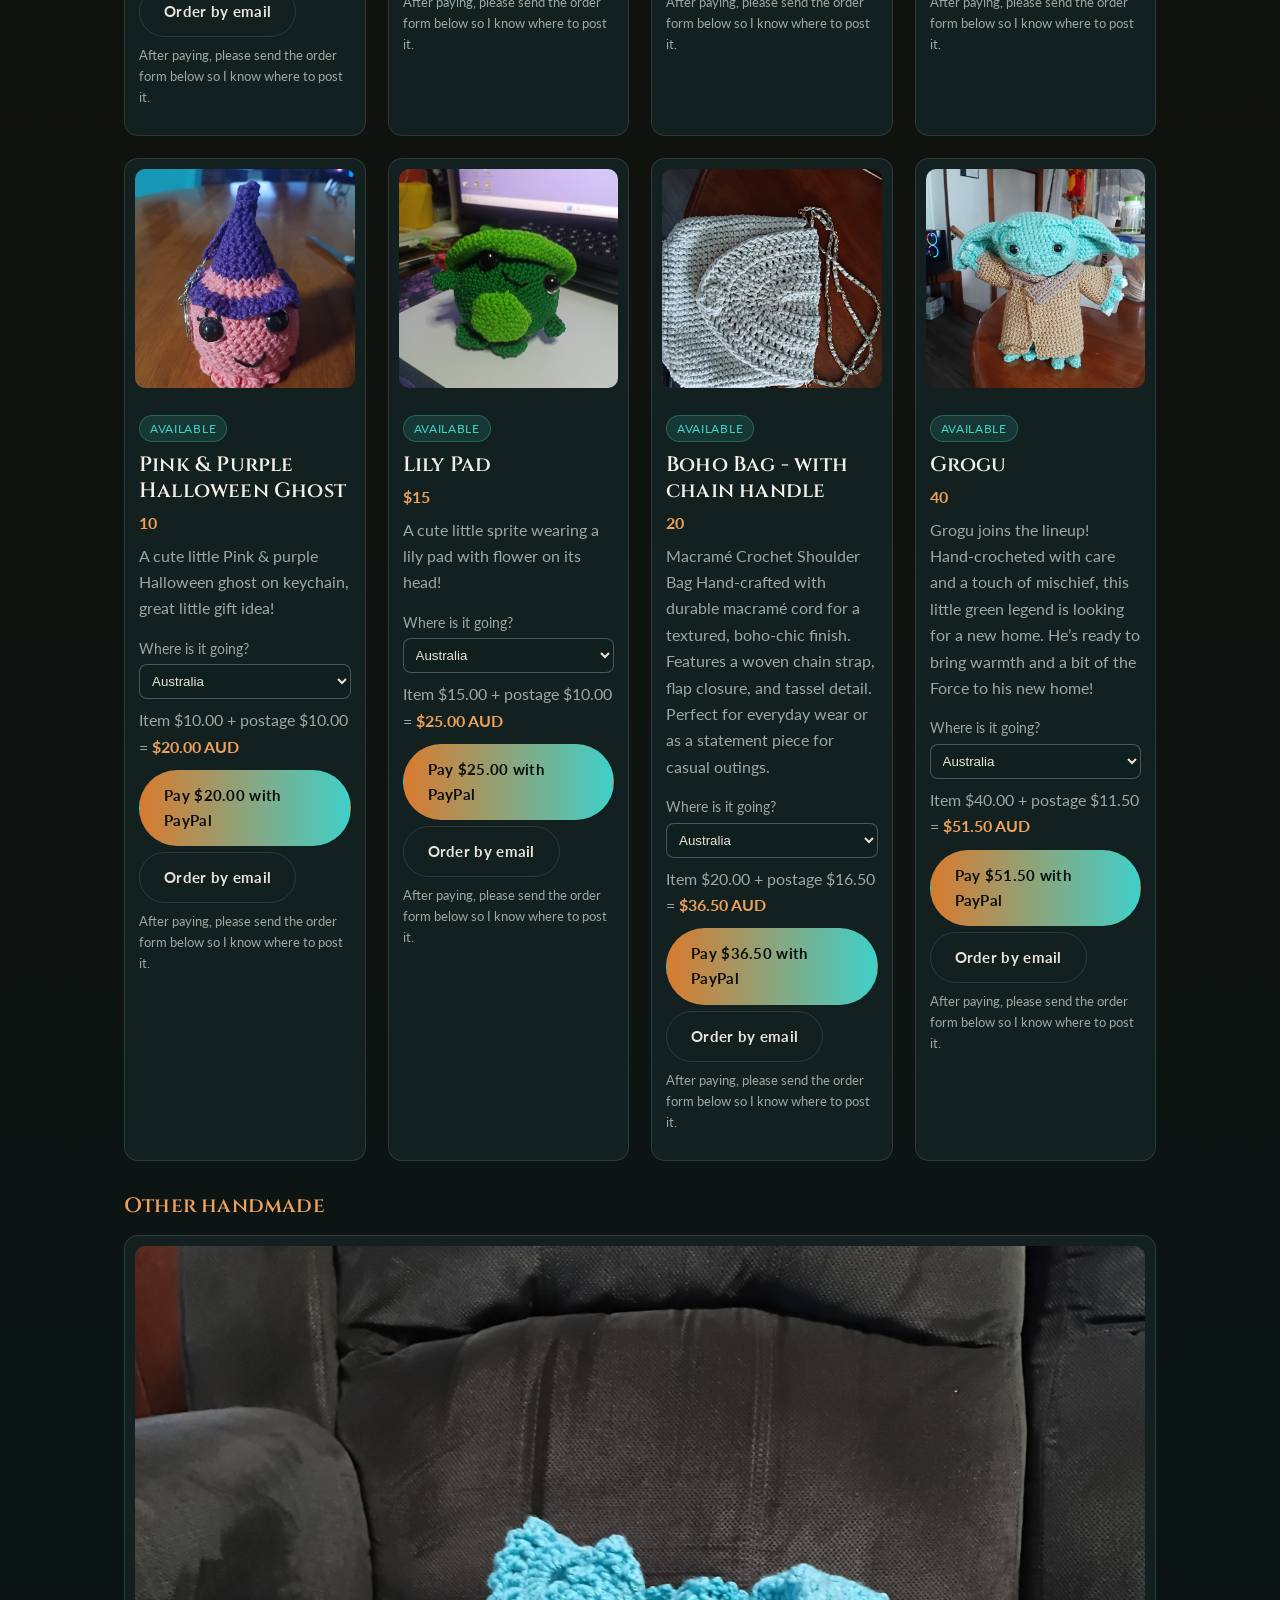
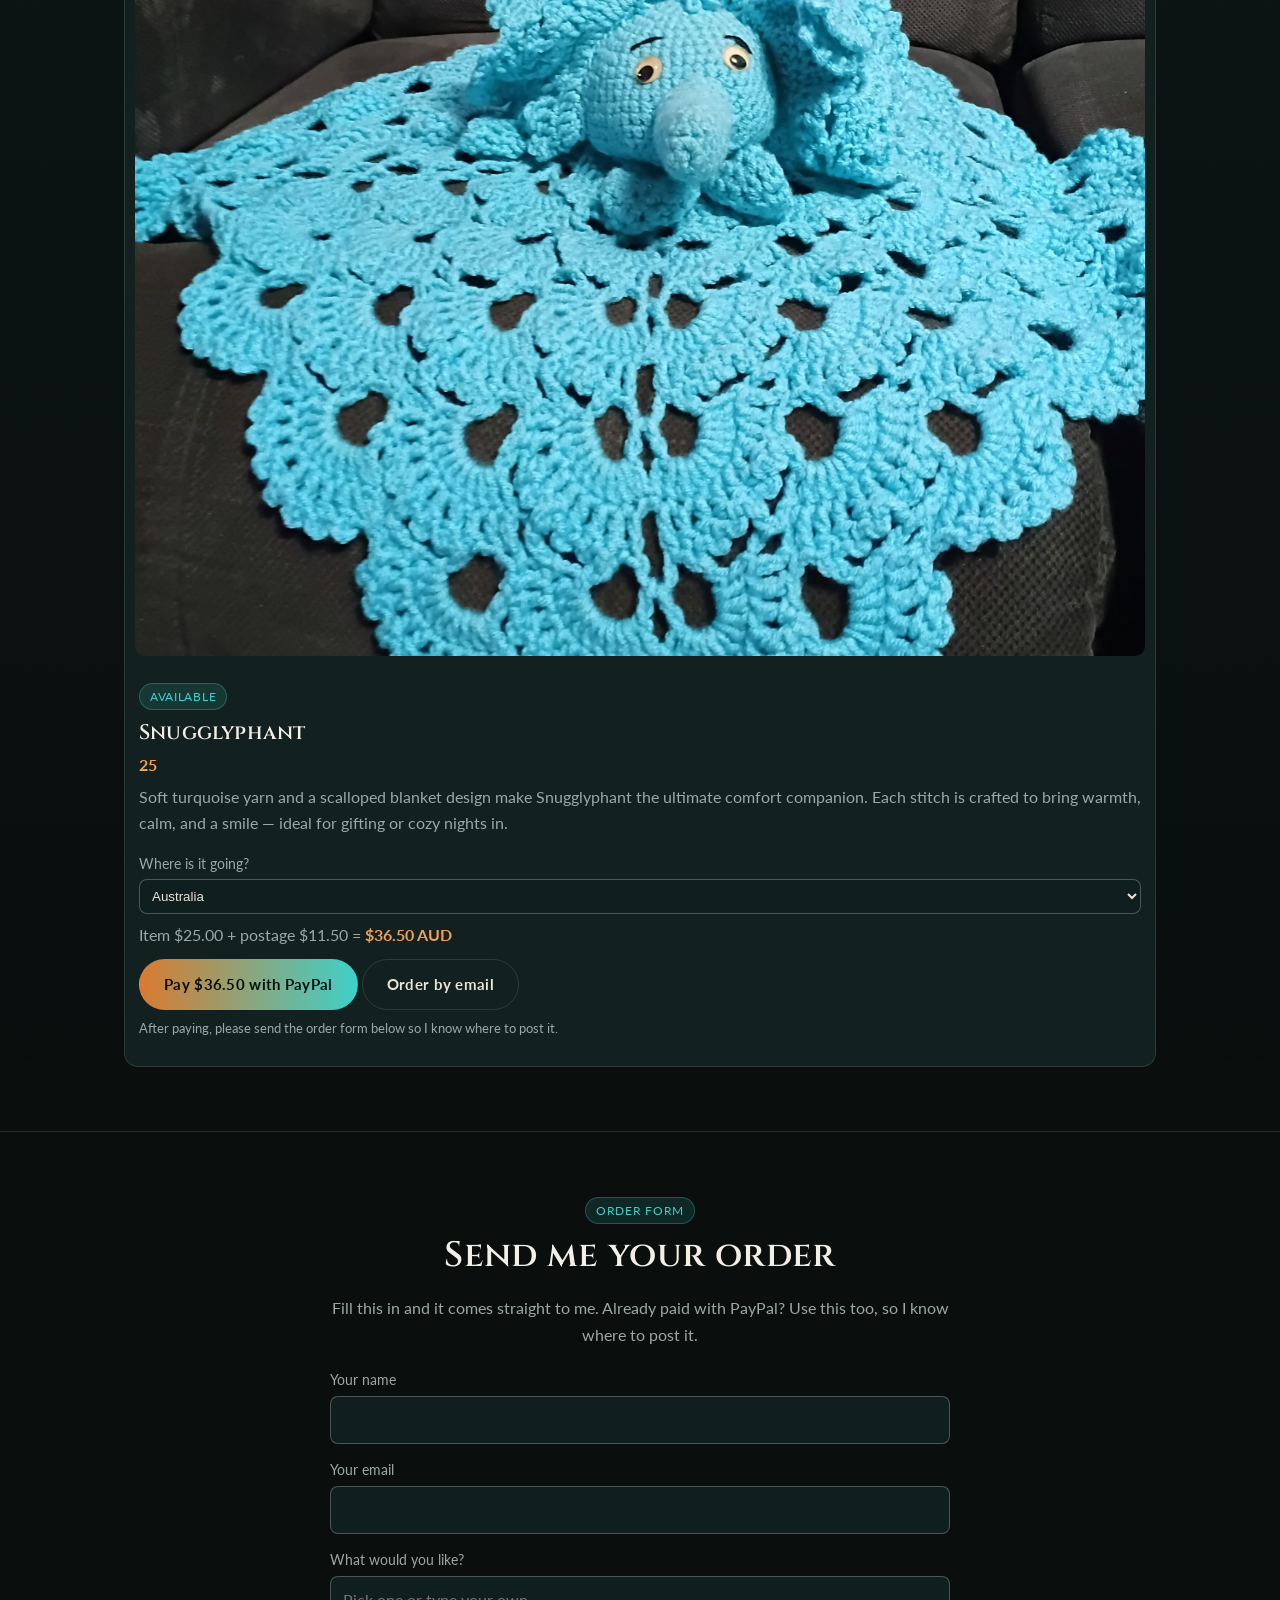
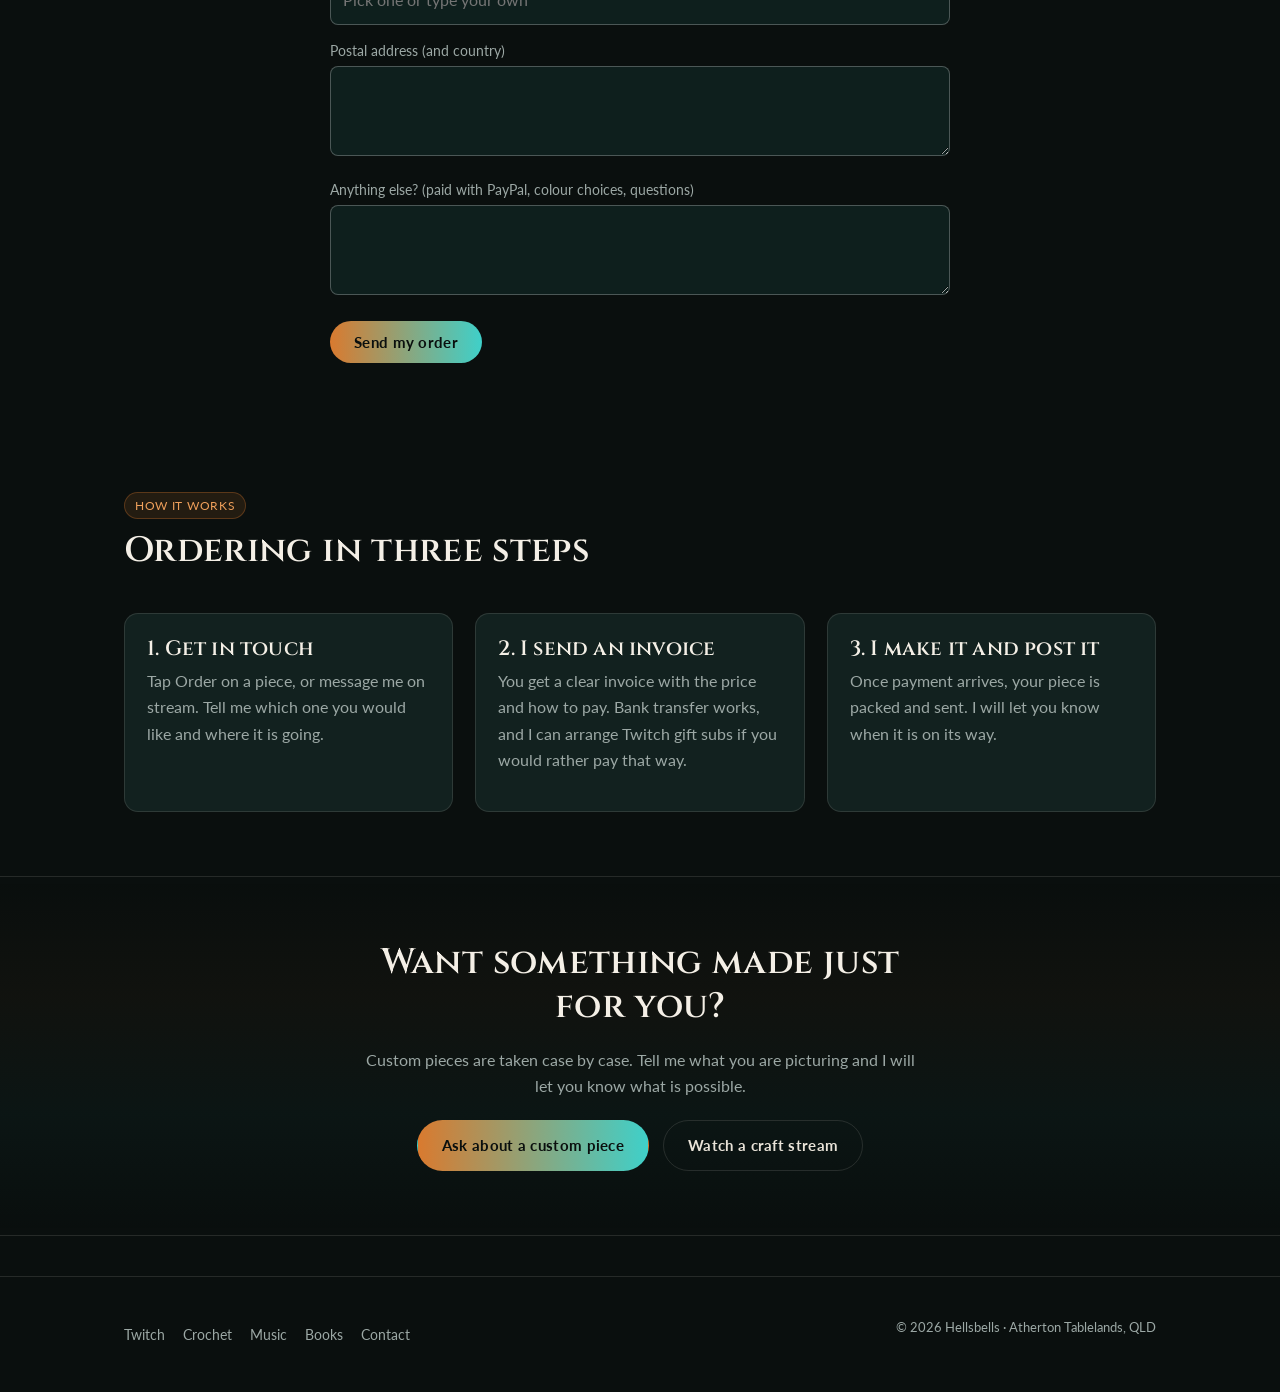
<file: shop.html>
<!DOCTYPE html>
<html lang="en">
<head>
<meta charset="UTF-8">
<meta name="viewport" content="width=device-width, initial-scale=1.0">
<title>Shop — Hellsbells</title>
<meta name="description" content="Handmade crochet amigurumi from Hellsbells. See what is available and order by email or on stream.">
<link rel="stylesheet" href="css/style.css">
</head>
<body>

<div id="lantern-glow"></div>
<div class="fireflies"></div>

<header class="site-header">
  <div class="nav-wrap">
    <a href="index.html" class="brand">
      <svg class="flame" viewBox="0 0 24 24" fill="none" xmlns="http://www.w3.org/2000/svg">
        <path d="M12 2C12 2 7 7.5 7 12.5C7 15.5 9 18 12 18C15 18 17 15.5 17 12.5C17 10.8 16.2 9.4 15.3 8.3C15.3 8.3 15.6 10 14.5 11C14.5 11 14.7 9.5 13.5 7.8C12.6 6.5 12.3 5 12.3 5C12.3 5 11.8 6.2 12 7.3C12.2 8.3 11.5 8.8 11.2 8.2C10.9 7.6 11 6.5 11 6.5C11 6.5 9 9 9 12C9 13.5 9.9 14.8 11 15.3C10.5 14.7 10.3 13.9 10.5 13.1C10.8 12 12 11.5 12 11.5C12 11.5 11.7 12.7 12.2 13.3C12.6 13.8 13.5 13.7 13.7 12.9C13.9 12.2 13.5 11.5 13.5 11.5C14.5 12.3 15 13.4 14.7 14.6C14.4 15.7 13.3 16.3 12.3 16.1" stroke="#3FD0C9" stroke-width="1.3" stroke-linecap="round" stroke-linejoin="round"/>
        <rect x="9.5" y="17.5" width="5" height="4" rx="0.6" stroke="#D97A2F" stroke-width="1.3"/>
        <circle cx="12" cy="19.5" r="0.9" fill="#D97A2F"/>
      </svg>
      Hellsbells
    </a>
    <nav class="site-nav">
      <ul>
        <li><a href="index.html">Home</a></li>
        <li><a href="crochet.html">Crochet</a></li>
        <li><a href="patterns.html">Patterns</a></li>
        <li><a href="shop.html" class="active">Shop</a></li>
        <li><a href="music.html">Music</a></li>
        <li><a href="books.html">Books</a></li>
        <li><a href="about.html">About</a></li>
        <li><a href="contact.html">Contact</a></li>
      </ul>
    </nav>
  </div>
</header>

<main>
  <section class="hero">
    <div class="container">
      <div class="eyebrow">Handmade on the Atherton Tablelands</div>
      <h1>The Hellsbells shop</h1>
      <p style="max-width:600px; font-size:1.05rem;">Every piece is crocheted by hand, often live on stream. Pick one you like, send me a message, and I will sort out the rest with you.</p>
    </div>
  </section>

  <section class="alt">
    <div class="container">
      <div class="section-head">
        <div class="tag teal">For sale</div>
        <h2>What is available</h2>
        <p class="dim">Prices are in Australian dollars. Tap Order and your email opens with the details filled in, or <a href="#order-form">use the order form</a> below.</p>
        <p class="dim"><strong style="color:var(--copper-bright);">Buying more than one piece?</strong> Postage is cheaper when items go in the same parcel. Email me the pieces you would like and where they are going, and I will send you a combined total with the postage saving included.</p>
      </div>
      <div id="shop-items">
        <div class="card"><p class="dim">Loading…</p></div>
      </div>
    </div>
  </section>

  <section id="order-form">
    <div class="container">
      <div class="section-head center" style="max-width:620px; margin:0 auto 20px;">
        <div class="tag teal">Order form</div>
        <h2>Send me your order</h2>
        <p class="dim">Fill this in and it comes straight to me. Already paid with PayPal? Use this too, so I know where to post it.</p>
      </div>
      <form class="order-form" name="order" method="POST" action="/" data-netlify="true" netlify-honeypot="bot-field">
        <input type="hidden" name="form-name" value="order">
        <p class="hp"><label>Leave this empty <input type="text" name="bot-field" tabindex="-1" autocomplete="off"></label></p>
        <label for="of-name">Your name</label>
        <input type="text" id="of-name" name="name" required autocomplete="name">
        <label for="of-email">Your email</label>
        <input type="email" id="of-email" name="email" required autocomplete="email">
        <label for="of-item">What would you like?</label>
        <input type="text" id="of-item" name="item" list="of-items" required placeholder="Pick one or type your own">
        <datalist id="of-items"></datalist>
        <label for="of-address">Postal address (and country)</label>
        <textarea id="of-address" name="address" required autocomplete="street-address"></textarea>
        <label for="of-notes">Anything else? (paid with PayPal, colour choices, questions)</label>
        <textarea id="of-notes" name="notes"></textarea>
        <button type="submit" class="btn btn-primary">Send my order</button>
        <div id="order-result" role="status" aria-live="polite"></div>
      </form>
    </div>
  </section>

  <section>
    <div class="container">
      <div class="section-head">
        <div class="tag">How it works</div>
        <h2>Ordering in three steps</h2>
      </div>
      <div class="grid">
        <div class="card">
          <h3>1. Get in touch</h3>
          <p class="dim">Tap Order on a piece, or message me on stream. Tell me which one you would like and where it is going.</p>
        </div>
        <div class="card">
          <h3>2. I send an invoice</h3>
          <p class="dim">You get a clear invoice with the price and how to pay. Bank transfer works, and I can arrange Twitch gift subs if you would rather pay that way.</p>
        </div>
        <div class="card">
          <h3>3. I make it and post it</h3>
          <p class="dim">Once payment arrives, your piece is packed and sent. I will let you know when it is on its way.</p>
        </div>
      </div>
    </div>
  </section>

  <section class="alt">
    <div class="container center" style="max-width:600px; margin:0 auto;">
      <h2>Want something made just for you?</h2>
      <p class="dim">Custom pieces are taken case by case. Tell me what you are picturing and I will let you know what is possible.</p>
      <div style="display:flex; gap:14px; justify-content:center; flex-wrap:wrap; margin-top:20px;">
        <a href="contact.html" class="btn btn-primary">Ask about a custom piece</a>
        <a href="https://twitch.tv/Hellsbells_AU" class="btn btn-outline" target="_blank" rel="noopener">Watch a craft stream</a>
      </div>
    </div>
  </section>
</main>

<footer class="site-footer">
  <div class="container footer-wrap">
    <ul class="footer-links">
      <li><a href="https://twitch.tv/Hellsbells_AU" target="_blank" rel="noopener">Twitch</a></li>
      <li><a href="crochet.html">Crochet</a></li>
      <li><a href="music.html">Music</a></li>
      <li><a href="books.html">Books</a></li>
      <li><a href="contact.html">Contact</a></li>
    </ul>
    <p class="footer-note">&copy; <span id="year"></span> Hellsbells · Atherton Tablelands, QLD</p>
  </div>
</footer>

<script src="js/main.js"></script>
<script src="js/shop.js"></script>
<script src="js/order-form.js"></script>
<script>document.getElementById('year').textContent = new Date().getFullYear();</script>
</body>
</html>
</file>
<file: css/style.css>
/* ===========================================================
   HELLSBELLS — shared design system
   Palette pulled directly from the Hellsbells4121 banner art:
   copper #D97A2F, teal #3FD0C9, near-black forest #0A0F0E
   =========================================================== */

@import url('https://fonts.googleapis.com/css2?family=Cinzel:wght@500;600;700&family=Lato:ital,wght@0,400;0,700;1,400&display=swap');

:root {
  --bg: #0A0F0E;
  --bg-panel: #12211F;
  --bg-panel-warm: #241611;
  --copper: #D97A2F;
  --copper-bright: #EFA05B;
  --teal: #3FD0C9;
  --teal-deep: #103434;
  --cream: #F4EFE6;
  --text: #E9E3D8;
  --text-dim: #9CA8A5;
  --line: rgba(244, 239, 230, 0.12);

  --font-display: 'Cinzel', serif;
  --font-body: 'Lato', sans-serif;

  --radius: 14px;
  --container: 1080px;
}

* { box-sizing: border-box; }

html {
  scroll-behavior: smooth;
}

body {
  margin: 0;
  background: var(--bg);
  color: var(--text);
  font-family: var(--font-body);
  line-height: 1.65;
  -webkit-font-smoothing: antialiased;
}

/* subtle ambient background: warm glow left, teal glow right, echoing the banner split */
body::before {
  content: "";
  position: fixed;
  inset: 0;
  z-index: -2;
  background:
    radial-gradient(ellipse 900px 700px at -10% 20%, rgba(217,122,47,0.10), transparent 60%),
    radial-gradient(ellipse 900px 700px at 110% 30%, rgba(63,208,201,0.10), transparent 60%);
  pointer-events: none;
}

img { max-width: 100%; display: block; }

a {
  color: var(--teal);
  text-decoration: none;
}
a:hover { color: var(--copper-bright); }

h1, h2, h3, h4 {
  font-family: var(--font-display);
  font-weight: 600;
  line-height: 1.25;
  margin: 0 0 0.5em;
  color: var(--cream);
  letter-spacing: 0.01em;
}

h1 { font-size: clamp(2.2rem, 5vw, 3.4rem); }
h2 { font-size: clamp(1.6rem, 3.2vw, 2.2rem); }
h3 { font-size: 1.3rem; }

p { margin: 0 0 1em; color: var(--text); }
.dim { color: var(--text-dim); }

.container {
  max-width: var(--container);
  margin: 0 auto;
  padding: 0 24px;
}

/* ---------- lantern cursor-glow signature (desktop only, respects reduced motion) ---------- */
#lantern-glow {
  position: fixed;
  width: 260px;
  height: 260px;
  border-radius: 50%;
  pointer-events: none;
  z-index: 0;
  background: radial-gradient(circle, rgba(217,122,47,0.10) 0%, rgba(63,208,201,0.06) 45%, transparent 70%);
  transform: translate(-50%, -50%);
  transition: opacity 0.4s ease;
  opacity: 0;
  filter: blur(2px);
}
@media (hover: hover) and (pointer: fine) {
  #lantern-glow.active { opacity: 1; }
}
@media (prefers-reduced-motion: reduce) {
  #lantern-glow { display: none; }
}

/* ---------- firefly particles ---------- */
.fireflies {
  position: fixed;
  inset: 0;
  pointer-events: none;
  z-index: 0;
  overflow: hidden;
}
.firefly {
  position: absolute;
  width: 3px;
  height: 3px;
  border-radius: 50%;
  background: var(--copper-bright);
  box-shadow: 0 0 6px 2px rgba(239,160,91,0.7);
  animation: drift 14s ease-in-out infinite;
  opacity: 0;
}
.firefly:nth-child(odd) {
  background: var(--teal);
  box-shadow: 0 0 6px 2px rgba(63,208,201,0.7);
}
@keyframes drift {
  0%   { opacity: 0; transform: translate(0,0); }
  10%  { opacity: 0.8; }
  50%  { transform: translate(20px, -40px); }
  90%  { opacity: 0.6; }
  100% { opacity: 0; transform: translate(-10px, -80px); }
}
@media (prefers-reduced-motion: reduce) {
  .firefly { animation: none; opacity: 0.3; }
}

/* ---------- nav ---------- */
header.site-header {
  position: sticky;
  top: 0;
  z-index: 10;
  background: rgba(10, 15, 14, 0.85);
  backdrop-filter: blur(10px);
  border-bottom: 1px solid var(--line);
}
.nav-wrap {
  max-width: var(--container);
  margin: 0 auto;
  padding: 14px 24px;
  display: flex;
  align-items: center;
  justify-content: space-between;
  gap: 16px;
}
.brand {
  display: flex;
  align-items: center;
  gap: 10px;
  font-family: var(--font-display);
  font-size: 1.15rem;
  color: var(--cream);
}
.brand .flame {
  width: 22px;
  height: 22px;
  flex-shrink: 0;
}
nav.site-nav ul {
  list-style: none;
  display: flex;
  gap: 4px;
  margin: 0;
  padding: 0;
  flex-wrap: wrap;
}
nav.site-nav a {
  display: inline-block;
  padding: 8px 14px;
  border-radius: 999px;
  color: var(--text);
  font-size: 0.92rem;
  letter-spacing: 0.02em;
  position: relative;
}
nav.site-nav a:hover { color: var(--cream); background: rgba(244,239,230,0.06); }
nav.site-nav a.active {
  color: var(--bg);
  background: linear-gradient(90deg, var(--copper), var(--teal));
  font-weight: 700;
}

/* ---------- hero ---------- */
.hero {
  position: relative;
  padding: 72px 0 56px;
  z-index: 1;
}
.hero .eyebrow {
  display: inline-flex;
  align-items: center;
  gap: 8px;
  font-family: var(--font-display);
  font-size: 0.78rem;
  letter-spacing: 0.18em;
  text-transform: uppercase;
  color: var(--teal);
  margin-bottom: 18px;
}
.hero .eyebrow::before {
  content: "";
  width: 22px;
  height: 1px;
  background: linear-gradient(90deg, var(--copper), var(--teal));
}
.hero-banner {
  border-radius: var(--radius);
  overflow: hidden;
  margin-top: 32px;
  border: 1px solid var(--line);
  box-shadow: 0 30px 60px -20px rgba(0,0,0,0.6);
}

/* ---------- sections ---------- */
section { position: relative; z-index: 1; padding: 64px 0; }
section.alt {
  background: linear-gradient(180deg, transparent, rgba(217,122,47,0.035), rgba(63,208,201,0.035), transparent);
  border-top: 1px solid var(--line);
  border-bottom: 1px solid var(--line);
}
.section-head { max-width: 640px; margin-bottom: 40px; }

/* ---------- cards / grid ---------- */
.grid {
  display: grid;
  grid-template-columns: repeat(auto-fit, minmax(240px, 1fr));
  gap: 22px;
}
.card {
  background: var(--bg-panel);
  border: 1px solid var(--line);
  border-radius: var(--radius);
  padding: 22px;
  transition: transform 0.25s ease, border-color 0.25s ease;
}
.card:hover {
  transform: translateY(-4px);
  border-color: rgba(63,208,201,0.35);
}
.card .thumb {
  border-radius: 10px;
  overflow: hidden;
  margin-bottom: 14px;
  aspect-ratio: 1 / 1;
  background: var(--bg-panel-warm);
}
.card .thumb img { width: 100%; height: 100%; object-fit: cover; }
.card h3 { margin-bottom: 6px; }
.tag {
  display: inline-block;
  font-size: 0.72rem;
  letter-spacing: 0.06em;
  text-transform: uppercase;
  color: var(--copper-bright);
  background: rgba(217,122,47,0.12);
  border: 1px solid rgba(217,122,47,0.3);
  padding: 3px 10px;
  border-radius: 999px;
  margin-bottom: 10px;
}
.tag.teal {
  color: var(--teal);
  background: rgba(63,208,201,0.12);
  border-color: rgba(63,208,201,0.3);
}

/* ---------- buttons ---------- */
.btn {
  display: inline-flex;
  align-items: center;
  gap: 8px;
  padding: 12px 24px;
  border-radius: 999px;
  font-family: var(--font-body);
  font-weight: 700;
  font-size: 0.95rem;
  letter-spacing: 0.02em;
  border: 1px solid transparent;
  cursor: pointer;
}
.btn-primary {
  background: linear-gradient(90deg, var(--copper), var(--teal));
  color: #0A0F0E;
}
.btn-primary:hover { filter: brightness(1.1); color: #0A0F0E; }
.btn-outline {
  border-color: var(--line);
  color: var(--text);
  background: transparent;
}
.btn-outline:hover { border-color: var(--teal); color: var(--teal); }

/* ---------- footer ---------- */
footer.site-footer {
  border-top: 1px solid var(--line);
  padding: 40px 0;
  margin-top: 40px;
  position: relative;
  z-index: 1;
}
.footer-wrap {
  display: flex;
  flex-wrap: wrap;
  justify-content: space-between;
  align-items: center;
  gap: 16px;
}
.footer-links {
  display: flex;
  gap: 18px;
  flex-wrap: wrap;
  list-style: none;
  padding: 0;
  margin: 0;
}
.footer-links a { color: var(--text-dim); font-size: 0.9rem; }
.footer-links a:hover { color: var(--teal); }
.footer-note { font-size: 0.82rem; color: var(--text-dim); }

/* ---------- utility ---------- */
.flex-between { display: flex; align-items: center; justify-content: space-between; flex-wrap: wrap; gap: 16px; }
.mt-lg { margin-top: 48px; }
.center { text-align: center; }

@media (max-width: 640px) {
  .nav-wrap { flex-direction: column; align-items: flex-start; }
  nav.site-nav ul { gap: 2px; }
}

/* Order form (shop page) */
.order-form { max-width: 620px; margin: 0 auto; }
.order-form label { display: block; margin: 14px 0 4px; font-size: 0.9rem; color: var(--text-dim); }
.order-form input[type="text"], .order-form input[type="email"], .order-form textarea {
  width: 100%; padding: 10px 12px; border-radius: 8px; font: inherit; color: var(--text);
  background: #0E1F1D; border: 1px solid rgba(255, 255, 255, 0.25);
}
.order-form input:focus, .order-form textarea:focus { outline: 2px solid var(--teal); outline-offset: 1px; }
.order-form textarea { min-height: 90px; resize: vertical; }
.order-form .hp { position: absolute; left: -9999px; height: 0; overflow: hidden; }
.order-form button.btn { margin-top: 18px; cursor: pointer; border: 0; }
.order-form button.btn:disabled { opacity: 0.6; cursor: wait; }
.order-msg { margin-top: 16px; padding: 12px 14px; border-radius: 8px; border: 1px solid var(--line); }
.order-msg.ok { border-color: var(--teal); }
.order-msg.err { border-color: var(--copper); }
</file>
